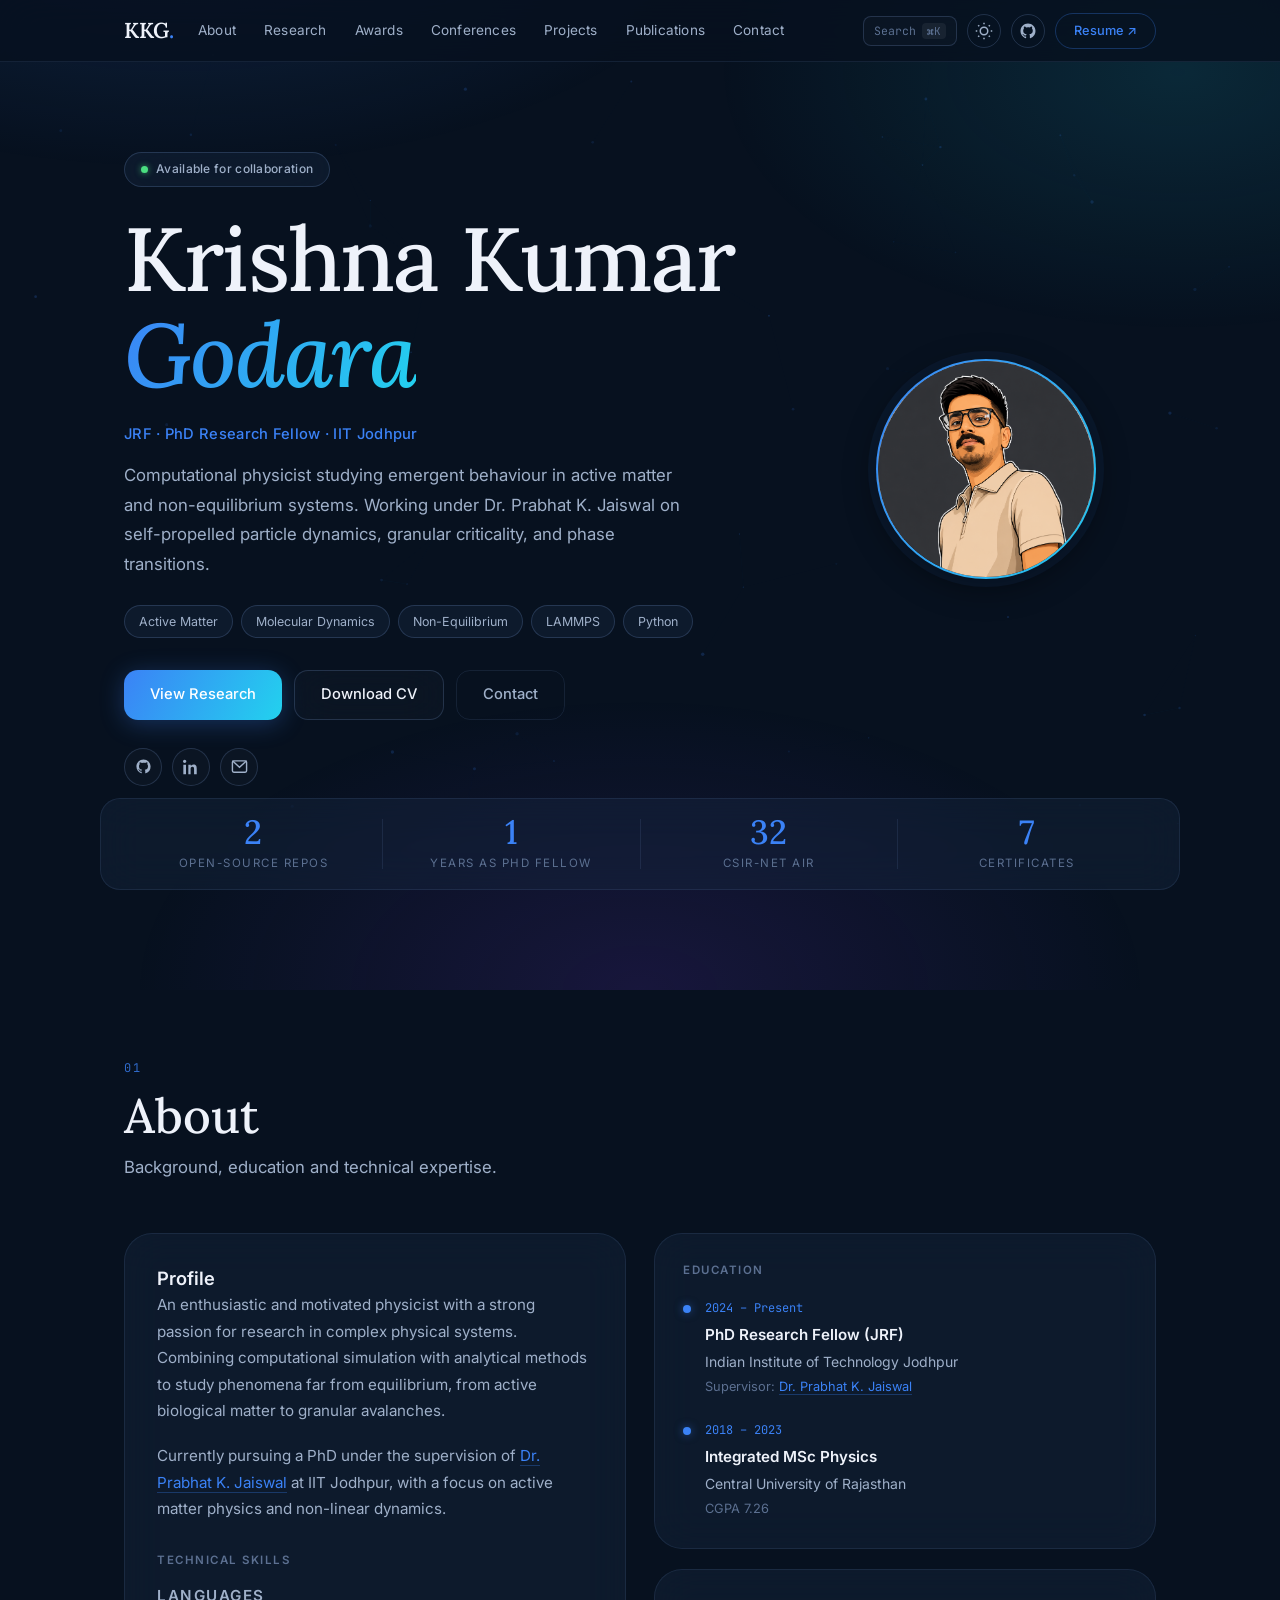
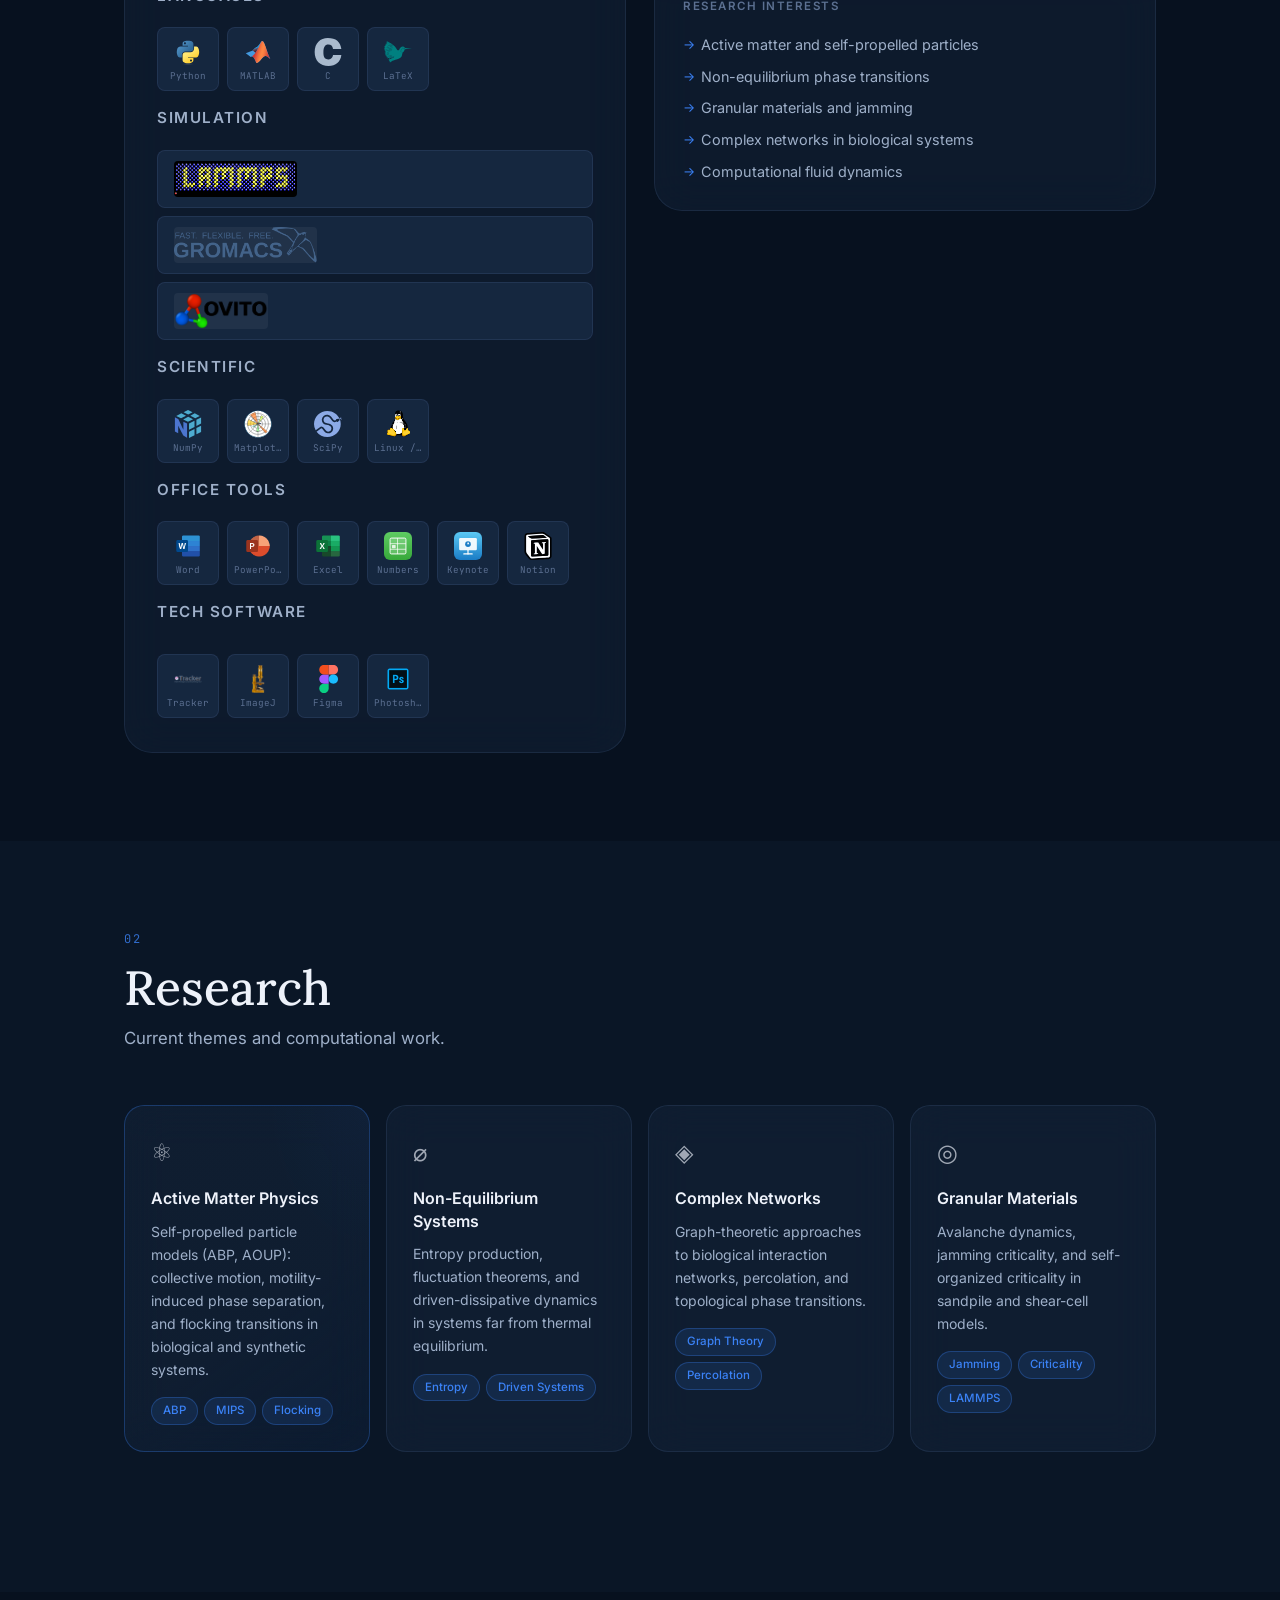
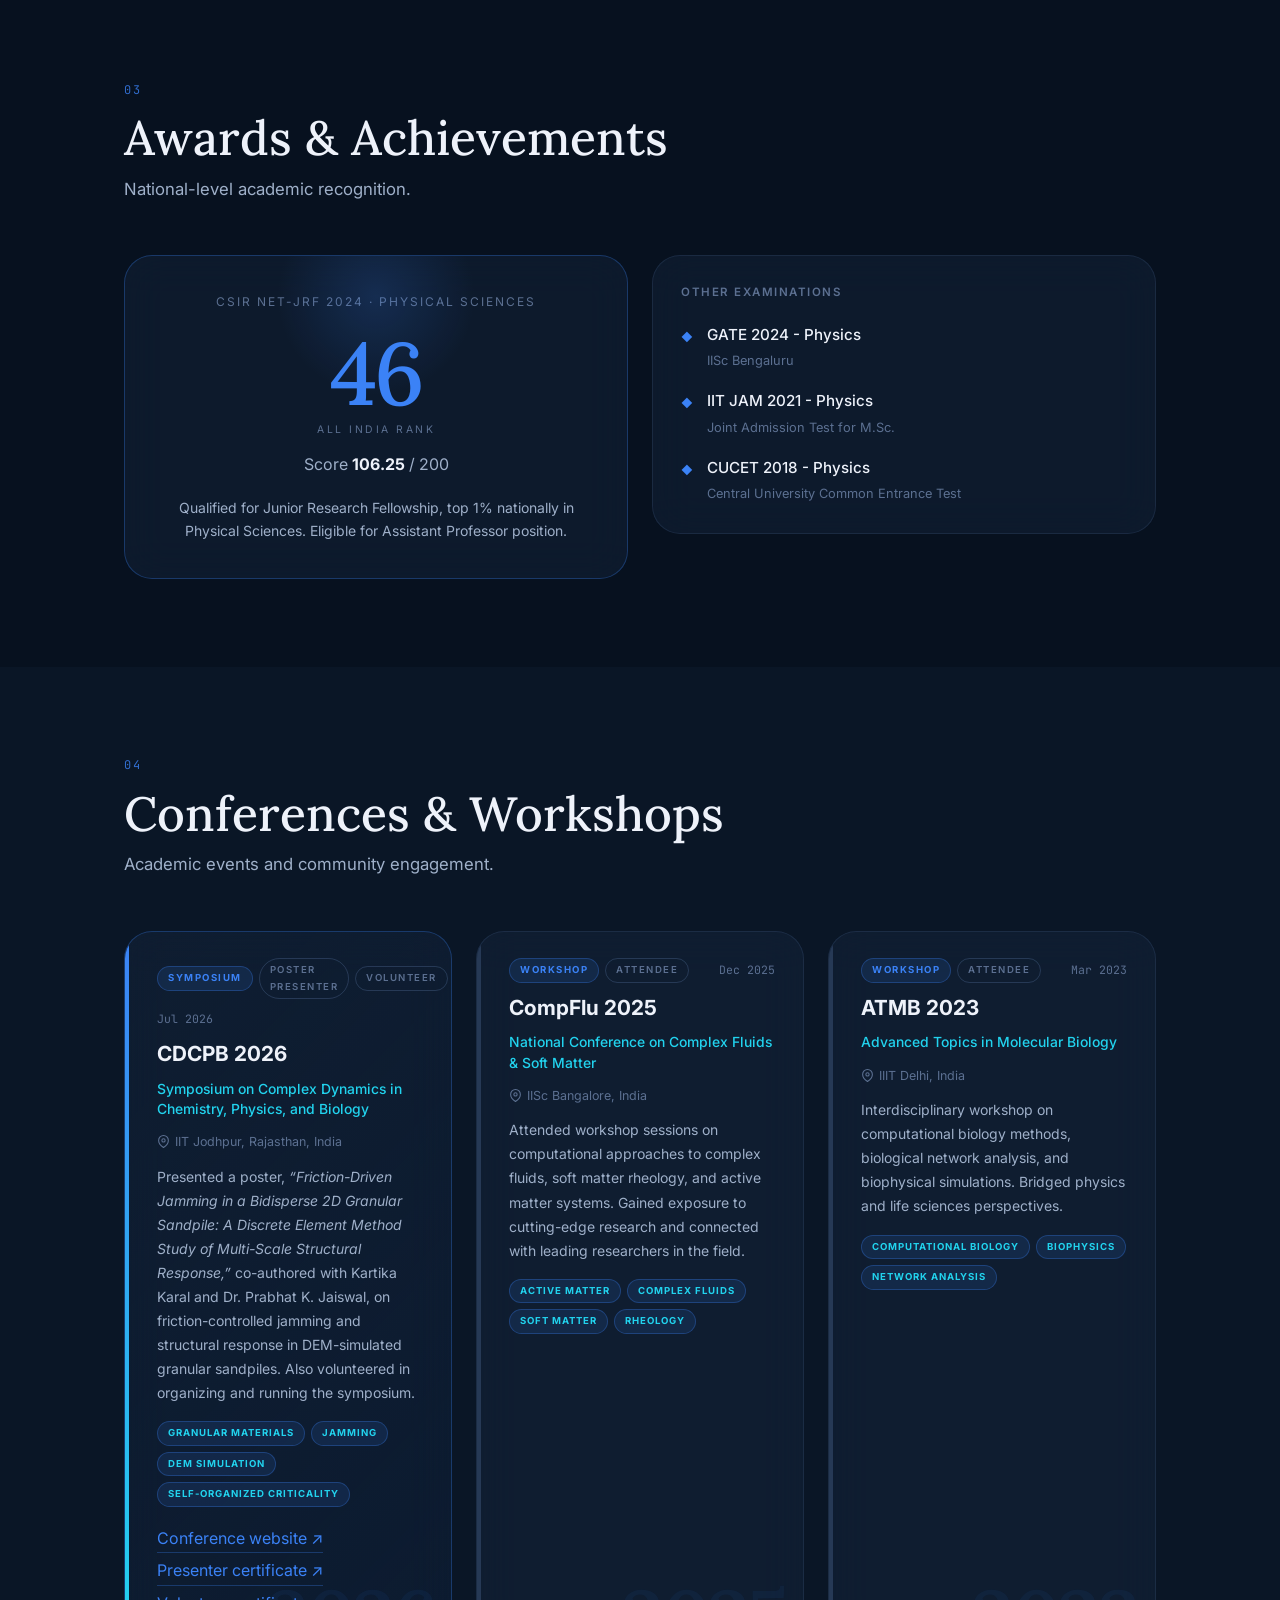
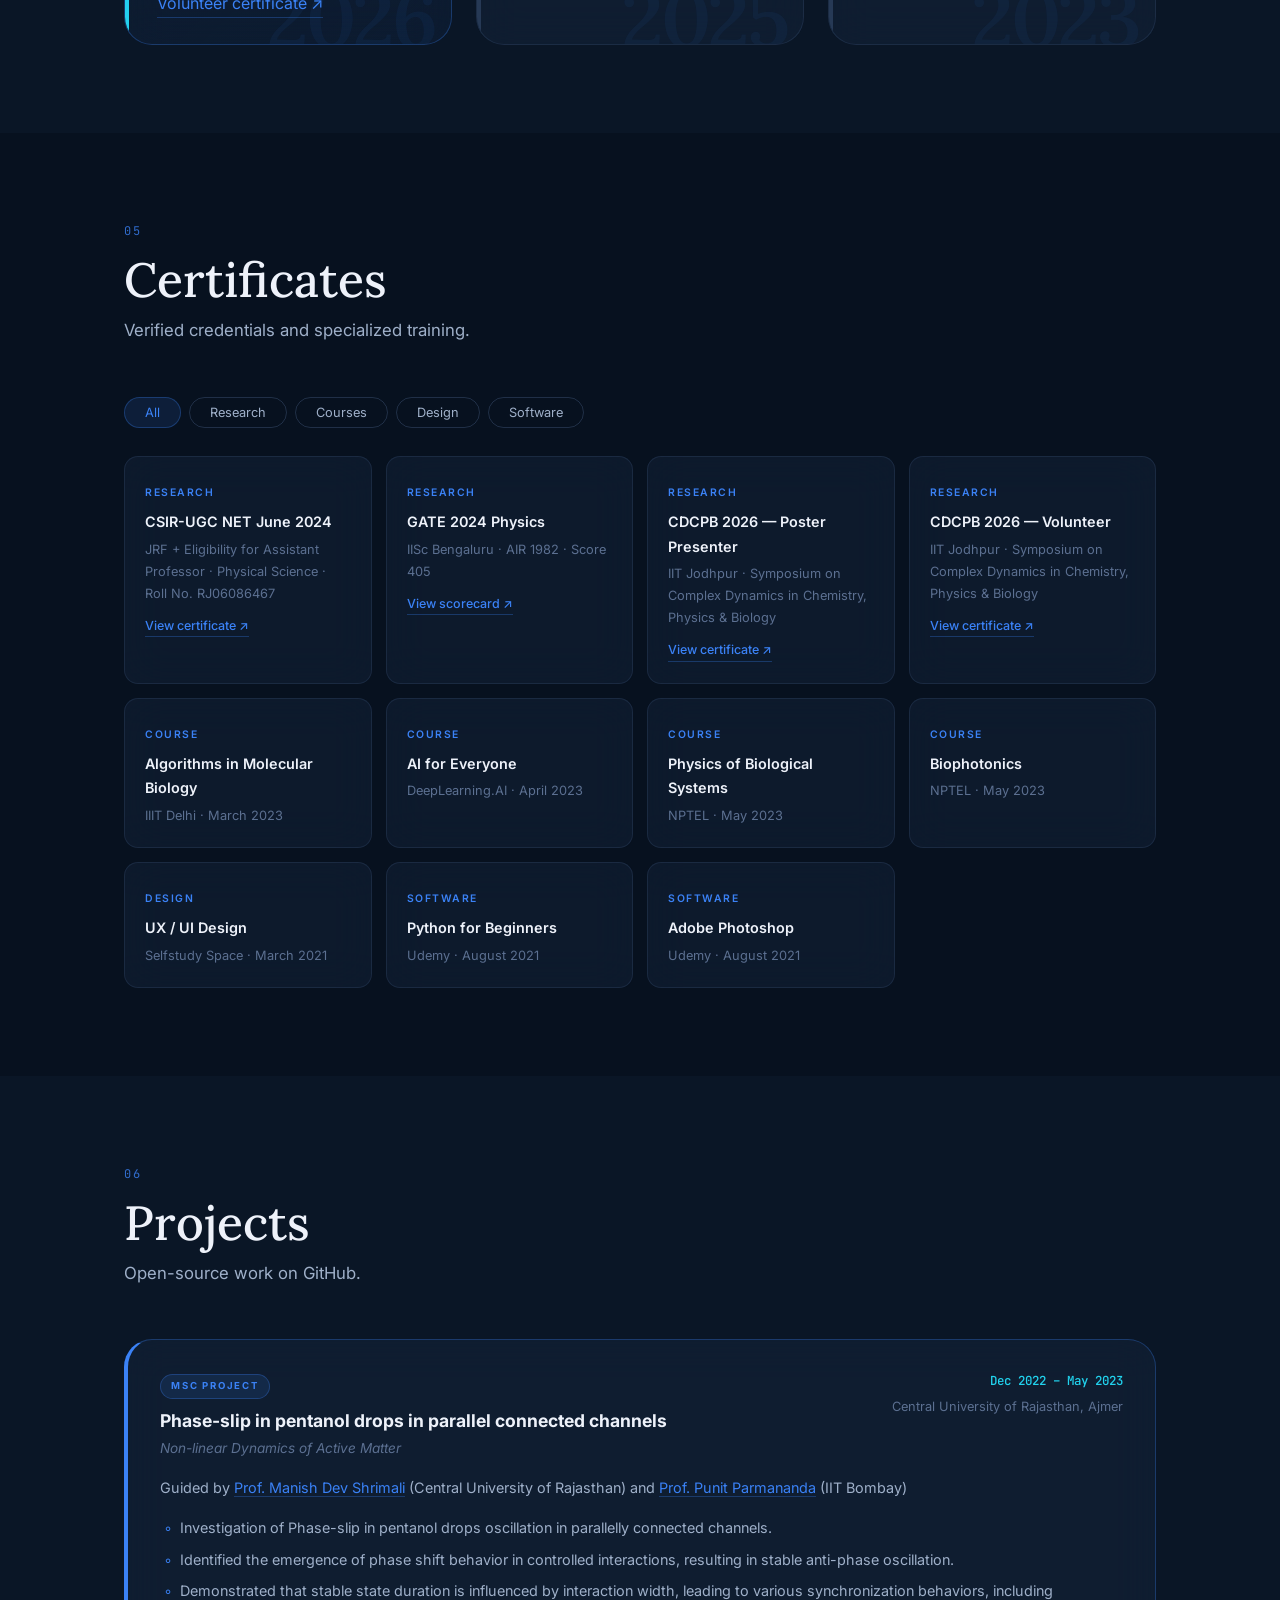
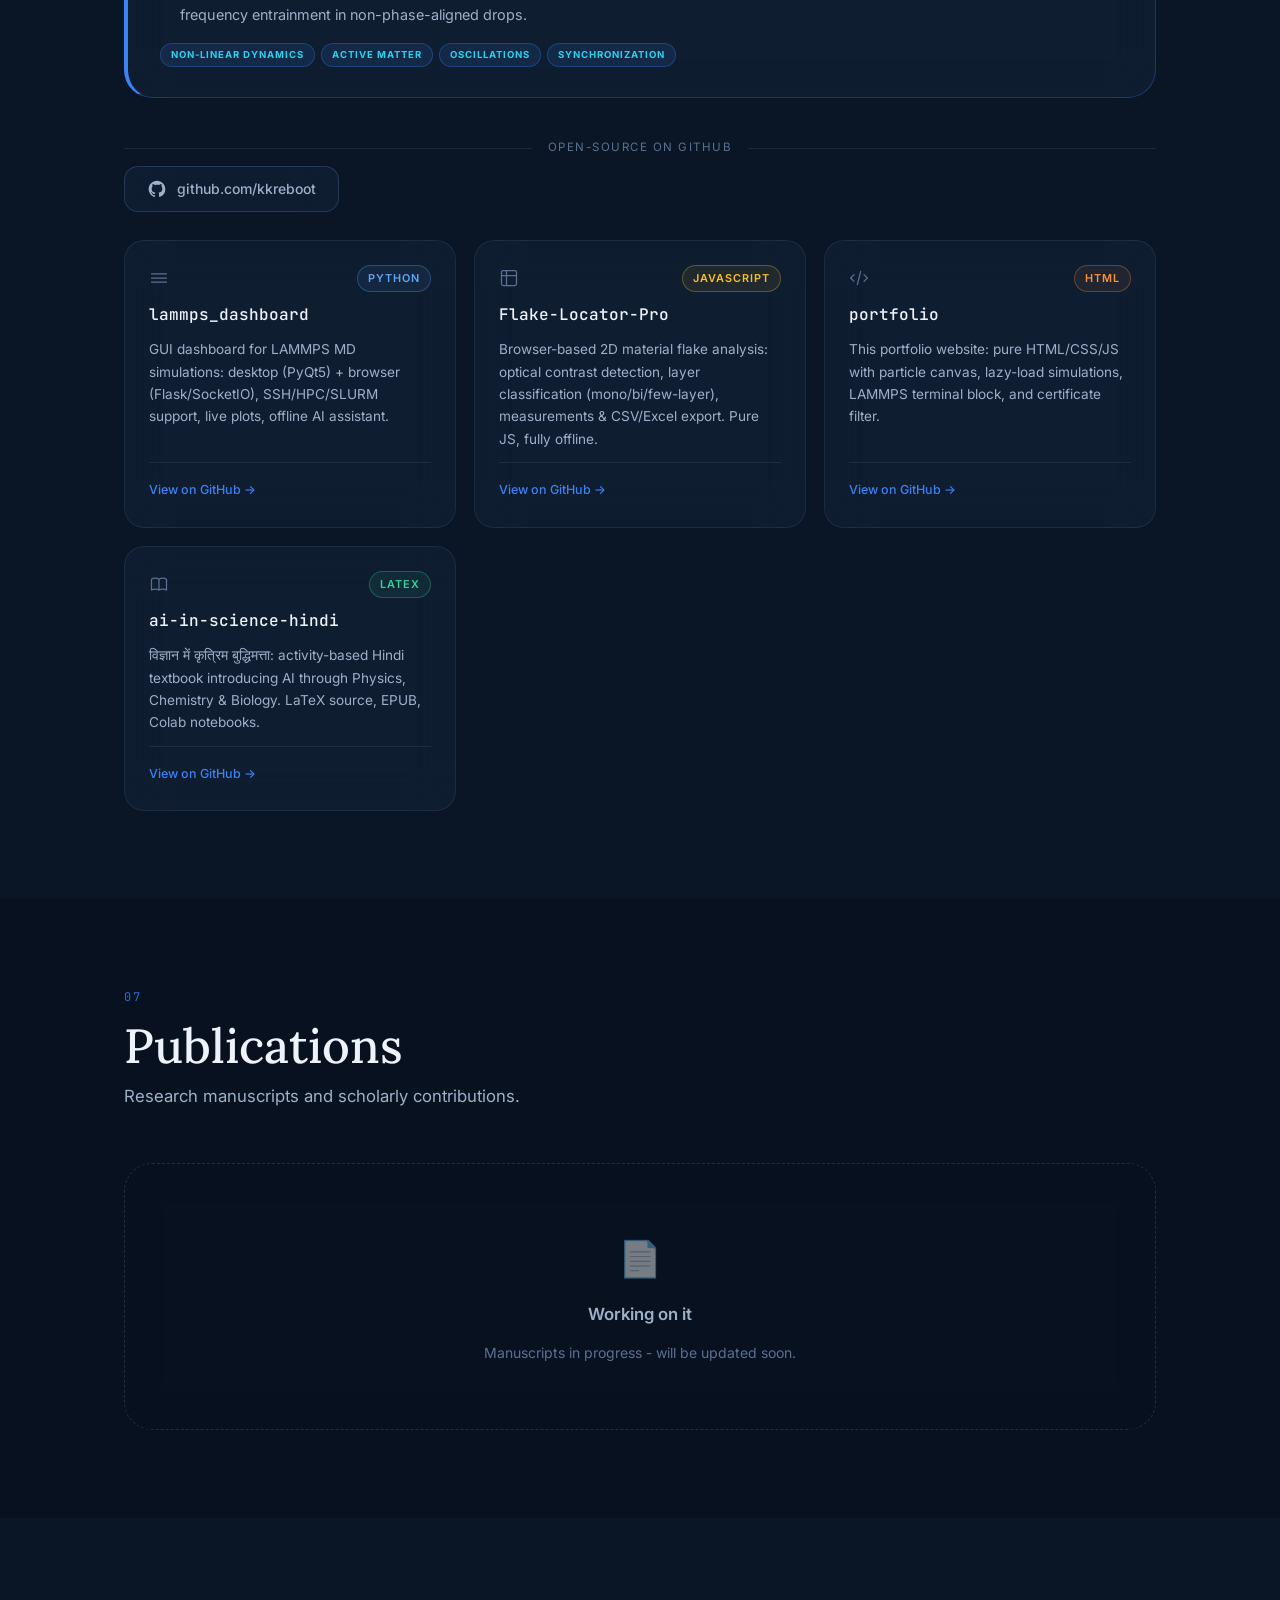
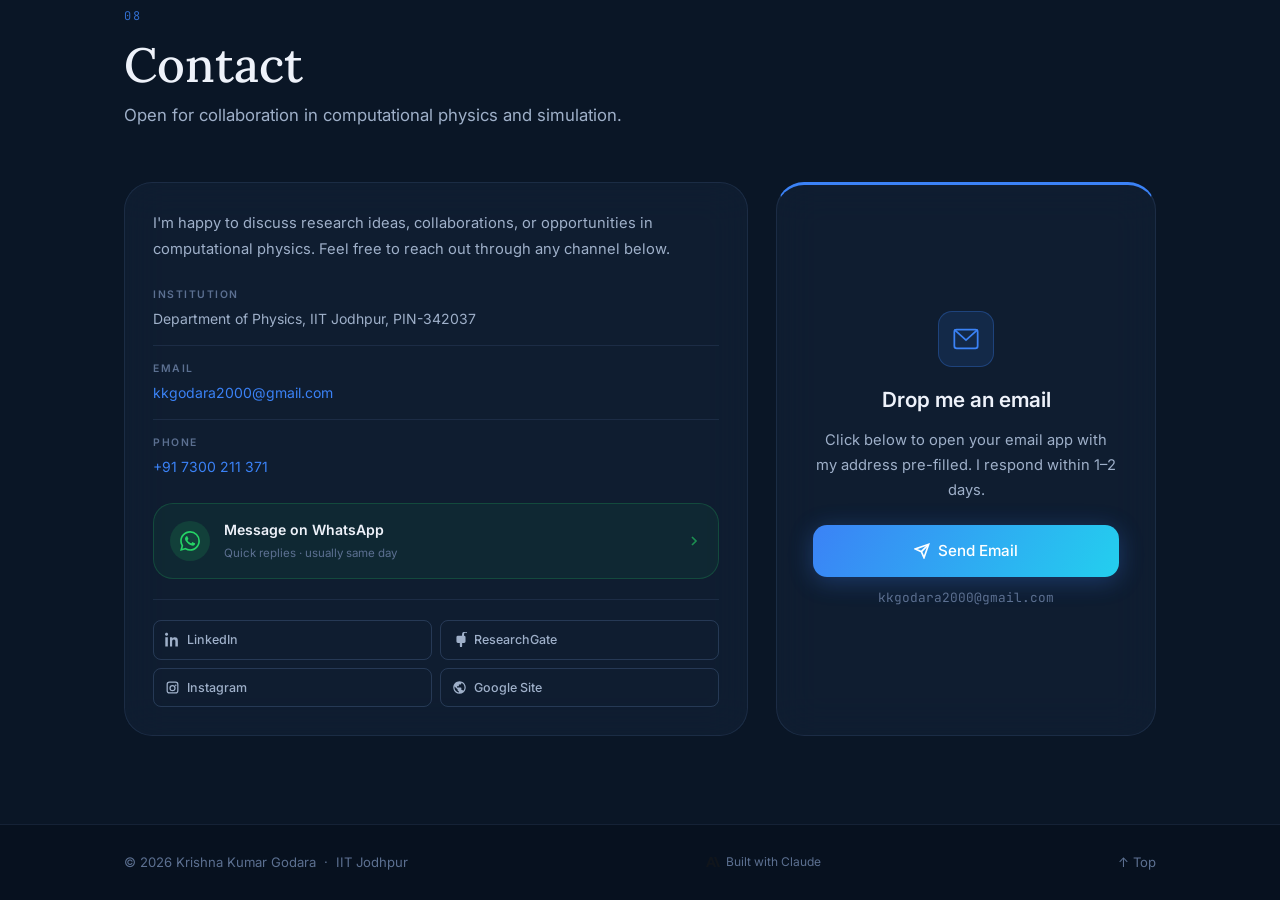
<file: index.html>
<!doctype html>
<html lang="en">
  <head>
    <meta charset="utf-8" />
    <meta name="viewport" content="width=device-width, initial-scale=1" />
    <title>Krishna Kumar Godara - Computational Physics</title>
    <meta name="description" content="JRF PhD Research Fellow at IIT Jodhpur. Active matter, molecular dynamics, and non-equilibrium systems." />

    <!-- Favicon -->
    <link rel="icon" type="image/svg+xml" href="data:image/svg+xml,<svg xmlns='http://www.w3.org/2000/svg' viewBox='0 0 64 64'><rect width='64' height='64' rx='12' fill='%23818cf8'/><text x='50%25' y='54%25' dominant-baseline='middle' text-anchor='middle' font-family='system-ui,sans-serif' font-weight='700' font-size='22' fill='white'>KKG</text></svg>" />

    <!-- Open Graph / Twitter -->
    <meta property="og:type" content="website" />
    <meta property="og:url" content="https://kkreboot.github.io/portfolio/" />
    <meta property="og:title" content="Krishna Kumar Godara - Computational Physics" />
    <meta property="og:description" content="JRF PhD Research Fellow at IIT Jodhpur working on active matter, molecular dynamics, and non-equilibrium systems." />
    <meta property="og:image" content="photo.png" />
    <meta name="twitter:card" content="summary_large_image" />
    <meta name="twitter:title" content="Krishna Kumar Godara - Computational Physics" />
    <meta name="twitter:description" content="JRF PhD Research Fellow at IIT Jodhpur working on active matter, molecular dynamics, and non-equilibrium systems." />
    <meta name="twitter:image" content="photo.png" />

    <link rel="preconnect" href="https://fonts.googleapis.com" />
    <link rel="preconnect" href="https://fonts.gstatic.com" crossorigin />
    <link href="https://fonts.googleapis.com/css2?family=Lora:ital,wght@0,400;0,500;0,600;1,400;1,500&family=Inter:wght@300;400;500;600&family=JetBrains+Mono:wght@400;500&display=swap" rel="stylesheet" />
    <link rel="stylesheet" href="styles.css" />
  </head>
  <body>
    <!-- Reading progress bar -->
    <div class="progress-bar" id="progress-bar" aria-hidden="true"></div>

    <!-- Particle canvas -->
    <canvas id="bg-canvas" aria-hidden="true"></canvas>

    <!-- Navigation -->
    <header class="nav" id="top">
      <div class="container nav-inner">
        <a href="#top" class="brand">KKG<span>.</span></a>
        <nav class="nav-links" id="nav-links" aria-label="Primary">
          <a href="#about">About</a>
          <a href="#research">Research</a>
          <a href="#awards">Awards</a>
          <a href="#conferences">Conferences</a>
          <a href="#projects">Projects</a>
          <a href="#publications">Publications</a>
          <a href="#contact">Contact</a>
        </nav>
        <div class="nav-actions">
          <button class="cmdk-trigger" id="cmdk-trigger" aria-label="Open command palette" title="Command palette">
            Search <kbd>⌘K</kbd>
          </button>
          <button class="theme-toggle" id="theme-toggle" aria-label="Toggle dark/light mode" title="Toggle theme">
            <svg class="icon-sun" width="18" height="18" viewBox="0 0 24 24" fill="none" stroke="currentColor" stroke-width="2" aria-hidden="true"><circle cx="12" cy="12" r="5"/><line x1="12" y1="1" x2="12" y2="3"/><line x1="12" y1="21" x2="12" y2="23"/><line x1="4.22" y1="4.22" x2="5.64" y2="5.64"/><line x1="18.36" y1="18.36" x2="19.78" y2="19.78"/><line x1="1" y1="12" x2="3" y2="12"/><line x1="21" y1="12" x2="23" y2="12"/><line x1="4.22" y1="19.78" x2="5.64" y2="18.36"/><line x1="18.36" y1="5.64" x2="19.78" y2="4.22"/></svg>
            <svg class="icon-moon" width="18" height="18" viewBox="0 0 24 24" fill="none" stroke="currentColor" stroke-width="2" aria-hidden="true"><path d="M21 12.79A9 9 0 1 1 11.21 3 7 7 0 0 0 21 12.79z"/></svg>
          </button>
          <a href="https://github.com/kkreboot" target="_blank" rel="noopener" class="nav-github" aria-label="GitHub profile">
            <svg width="18" height="18" viewBox="0 0 24 24" fill="currentColor" aria-hidden="true"><path d="M12 2C6.477 2 2 6.484 2 12.017c0 4.425 2.865 8.18 6.839 9.504.5.092.682-.217.682-.483 0-.237-.008-.868-.013-1.703-2.782.605-3.369-1.343-3.369-1.343-.454-1.158-1.11-1.466-1.11-1.466-.908-.62.069-.608.069-.608 1.003.07 1.531 1.032 1.531 1.032.892 1.53 2.341 1.088 2.91.832.092-.647.35-1.088.636-1.338-2.22-.253-4.555-1.113-4.555-4.951 0-1.093.39-1.988 1.029-2.688-.103-.253-.446-1.272.098-2.65 0 0 .84-.27 2.75 1.026A9.564 9.564 0 0112 6.844c.85.004 1.705.115 2.504.337 1.909-1.296 2.747-1.027 2.747-1.027.546 1.379.202 2.398.1 2.651.64.7 1.028 1.595 1.028 2.688 0 3.848-2.339 4.695-4.566 4.943.359.309.678.92.678 1.855 0 1.338-.012 2.419-.012 2.747 0 .268.18.58.688.482A10.019 10.019 0 0022 12.017C22 6.484 17.522 2 12 2z"/></svg>
          </a>
          <a href="Resume_v2_1.pdf" target="_blank" rel="noopener" class="nav-cta">Resume ↗</a>
          <button class="hamburger" id="hamburger" aria-label="Toggle menu" aria-expanded="false" aria-controls="nav-links">
            <span></span><span></span><span></span>
          </button>
        </div>
      </div>
    </header>

    <main>
      <!-- Hero -->
      <section class="hero" id="hero">
        <div class="container hero-inner">
          <div class="hero-text">
            <div class="hero-badge">
              <span class="badge-dot"></span>
              Available for collaboration
            </div>
            <h1>
              Krishna Kumar<br />
              <em>Godara</em>
            </h1>
            <p class="hero-role">JRF · PhD Research Fellow · IIT Jodhpur</p>
            <p class="hero-bio">
              Computational physicist studying emergent behaviour in active matter and non-equilibrium systems. Working under Dr. Prabhat K. Jaiswal on self-propelled particle dynamics, granular criticality, and phase transitions.
            </p>
            <div class="hero-tags">
              <span>Active Matter</span>
              <span>Molecular Dynamics</span>
              <span>Non-Equilibrium</span>
              <span>LAMMPS</span>
              <span>Python</span>
            </div>
            <div class="hero-actions">
              <a href="#research" class="btn btn-primary">View Research</a>
              <a href="Resume_v2_1.pdf" download="Krishna_Kumar_Godara_CV.pdf" class="btn btn-outline">Download CV</a>
              <a href="#contact" class="btn btn-ghost">Contact</a>
            </div>
            <div class="hero-socials">
              <a href="https://github.com/kkreboot" target="_blank" rel="noopener noreferrer" aria-label="GitHub">
                <svg width="17" height="17" viewBox="0 0 24 24" fill="currentColor" aria-hidden="true"><path d="M12 2C6.477 2 2 6.484 2 12.017c0 4.425 2.865 8.18 6.839 9.504.5.092.682-.217.682-.483 0-.237-.008-.868-.013-1.703-2.782.605-3.369-1.343-3.369-1.343-.454-1.158-1.11-1.466-1.11-1.466-.908-.62.069-.608.069-.608 1.003.07 1.531 1.032 1.531 1.032.892 1.53 2.341 1.088 2.91.832.092-.647.35-1.088.636-1.338-2.22-.253-4.555-1.113-4.555-4.951 0-1.093.39-1.988 1.029-2.688-.103-.253-.446-1.272.098-2.65 0 0 .84-.27 2.75 1.026A9.564 9.564 0 0112 6.844c.85.004 1.705.115 2.504.337 1.909-1.296 2.747-1.027 2.747-1.027.546 1.379.202 2.398.1 2.651.64.7 1.028 1.595 1.028 2.688 0 3.848-2.339 4.695-4.566 4.943.359.309.678.92.678 1.855 0 1.338-.012 2.419-.012 2.747 0 .268.18.58.688.482A10.019 10.019 0 0022 12.017C22 6.484 17.522 2 12 2z"/></svg>
              </a>
              <a href="https://www.linkedin.com/in/kkgodara2000/" target="_blank" rel="noopener noreferrer" aria-label="LinkedIn">
                <svg width="16" height="16" viewBox="0 0 24 24" fill="currentColor" aria-hidden="true"><path d="M4.98 3.5C4.98 4.88 3.86 6 2.5 6S0 4.88 0 3.5 1.12 1 2.5 1 4.98 2.12 4.98 3.5zM0.5 8.5h4V23h-4V8.5zM8 8.5h3.8v2h0.1c.5-1 1.8-2.1 3.8-2.1 4.1 0 4.9 2.7 4.9 6.2V23h-4v-7.3c0-1.7 0-3.9-2.4-3.9s-2.8 1.9-2.8 3.8V23H8V8.5z"/></svg>
              </a>
              <a href="mailto:kkgodara2000@gmail.com" aria-label="Email">
                <svg width="17" height="17" viewBox="0 0 24 24" fill="none" stroke="currentColor" stroke-width="2" aria-hidden="true"><rect x="2" y="4" width="20" height="16" rx="2"/><polyline points="2,4 12,13 22,4"/></svg>
              </a>
            </div>
          </div>
          <div class="hero-photo-wrap">
            <div class="photo-frame">
              <img src="photo.png" alt="Krishna Kumar Godara" class="hero-photo" />
            </div>
          </div>
        </div>

        <div class="container stats-inner stats-bar-inline" data-reveal>
          <div class="stat">
            <span class="stat-num" data-target="4">4</span>
            <span class="stat-lbl">Open-Source Repos</span>
          </div>
          <div class="stat-sep"></div>
          <div class="stat">
            <span class="stat-num" data-target="2">2</span>
            <span class="stat-lbl">Years as PhD Fellow</span>
          </div>
          <div class="stat-sep"></div>
          <div class="stat">
            <span class="stat-num" data-target="46">46</span>
            <span class="stat-lbl">CSIR-NET AIR</span>
          </div>
          <div class="stat-sep"></div>
          <div class="stat">
            <span class="stat-num" data-target="11">11</span>
            <span class="stat-lbl">Certificates</span>
          </div>
        </div>
      </section>

      <!-- About -->
      <section class="section" id="about">
        <div class="container">
          <div class="section-head" data-reveal>
            <p class="section-num">01</p>
            <h2>About</h2>
            <p class="section-sub">Background, education and technical expertise.</p>
          </div>

          <div class="about-grid" data-reveal>
            <div class="about-bio">
              <h3>Profile</h3>
              <p>An enthusiastic and motivated physicist with a strong passion for research in complex physical systems. Combining computational simulation with analytical methods to study phenomena far from equilibrium, from active biological matter to granular avalanches.</p>
              <p>Currently pursuing a PhD under the supervision of <a href="https://home.iitj.ac.in/~prabhat.jaiswal/" target="_blank" rel="noopener noreferrer" class="inline-link">Dr. Prabhat K. Jaiswal</a> at IIT Jodhpur, with a focus on active matter physics and non-linear dynamics.</p>

              <div class="skills-block">
                <h4>Technical Skills</h4>

                <p class="ski-group-label">Languages</p>
                <div class="ski-grid">
                  <div class="ski-item">
                    <div class="ski-icon"><img src="logos/python.svg" alt="Python" loading="lazy"></div>
                    <span>Python</span>
                  </div>
                  <div class="ski-item">
                    <div class="ski-icon"><img src="logos/matlab.svg" alt="MATLAB" loading="lazy"></div>
                    <span>MATLAB</span>
                  </div>
                  <div class="ski-item">
                    <div class="ski-icon"><img src="logos/c.svg" alt="C" loading="lazy"></div>
                    <span>C</span>
                  </div>
                  <div class="ski-item">
                    <div class="ski-icon"><img src="logos/latex.svg" alt="LaTeX" loading="lazy"></div>
                    <span>LaTeX</span>
                  </div>
                </div>

                <p class="ski-group-label">Simulation</p>
                <div class="ski-grid ski-grid--wide">
                  <div class="ski-item ski-item--wide">
                    <div class="ski-icon"><img src="logos/lammps.png" alt="LAMMPS" loading="lazy"></div>
                    <span>LAMMPS</span>
                  </div>
                  <div class="ski-item ski-item--wide">
                    <div class="ski-icon"><img src="logos/gromacs.png" alt="GROMACS" loading="lazy"></div>
                    <span>GROMACS</span>
                  </div>
                  <div class="ski-item ski-item--wide">
                    <div class="ski-icon"><img src="logos/ovito.png" alt="OVITO" loading="lazy"></div>
                    <span>OVITO</span>
                  </div>
                </div>

                <p class="ski-group-label">Scientific</p>
                <div class="ski-grid">
                  <div class="ski-item">
                    <div class="ski-icon"><img src="logos/numpy.svg" alt="NumPy" loading="lazy"></div>
                    <span>NumPy</span>
                  </div>
                  <div class="ski-item">
                    <div class="ski-icon"><img src="logos/matplotlib.svg" alt="Matplotlib" loading="lazy"></div>
                    <span>Matplotlib</span>
                  </div>
                  <div class="ski-item">
                    <div class="ski-icon"><img src="logos/scipy.svg" alt="SciPy" loading="lazy"></div>
                    <span>SciPy</span>
                  </div>
                  <div class="ski-item">
                    <div class="ski-icon"><img src="logos/linux.svg" alt="Linux" loading="lazy"></div>
                    <span>Linux / HPC</span>
                  </div>
                </div>

                <p class="ski-group-label">Office Tools</p>
                <div class="ski-grid">
                  <div class="ski-item">
                    <div class="ski-icon"><img src="logos/msword.png" alt="MS Word" loading="lazy"></div>
                    <span>Word</span>
                  </div>
                  <div class="ski-item">
                    <div class="ski-icon"><img src="logos/msppt.png" alt="PowerPoint" loading="lazy"></div>
                    <span>PowerPoint</span>
                  </div>
                  <div class="ski-item">
                    <div class="ski-icon"><img src="logos/msexcel.png" alt="MS Excel" loading="lazy"></div>
                    <span>Excel</span>
                  </div>
                  <div class="ski-item">
                    <div class="ski-icon"><img src="logos/numbers.svg" alt="Numbers" loading="lazy"></div>
                    <span>Numbers</span>
                  </div>
                  <div class="ski-item">
                    <div class="ski-icon"><img src="logos/keynote.svg" alt="Keynote" loading="lazy"></div>
                    <span>Keynote</span>
                  </div>
                  <div class="ski-item">
                    <div class="ski-icon"><img src="logos/notion.svg" alt="Notion" loading="lazy"></div>
                    <span>Notion</span>
                  </div>
                </div>

                <p class="ski-group-label">Tech Software</p>
                <div class="ski-grid">
                  <div class="ski-item">
                    <div class="ski-icon"><img src="logos/tracker.png" alt="Tracker" loading="lazy"></div>
                    <span>Tracker</span>
                  </div>
                  <div class="ski-item">
                    <div class="ski-icon"><img src="logos/imagej.png" alt="ImageJ" loading="lazy"></div>
                    <span>ImageJ</span>
                  </div>
                  <div class="ski-item">
                    <div class="ski-icon"><img src="logos/figma.svg" alt="Figma" loading="lazy"></div>
                    <span>Figma</span>
                  </div>
                  <div class="ski-item">
                    <div class="ski-icon"><img src="logos/photoshop.png" alt="Photoshop" loading="lazy"></div>
                    <span>Photoshop</span>
                  </div>
                </div>
              </div>
            </div>

            <div class="about-right">
              <div class="edu-card">
                <h3>Education</h3>
                <div class="edu-list">
                  <div class="edu-item">
                    <div class="edu-dot"></div>
                    <div>
                      <p class="edu-year">2024 – Present</p>
                      <p class="edu-degree">PhD Research Fellow (JRF)</p>
                      <p class="edu-inst">Indian Institute of Technology Jodhpur</p>
                      <p class="edu-detail">Supervisor: <a href="https://home.iitj.ac.in/~prabhat.jaiswal/" target="_blank" rel="noopener noreferrer" class="inline-link">Dr. Prabhat K. Jaiswal</a></p>
                    </div>
                  </div>
                  <div class="edu-item">
                    <div class="edu-dot"></div>
                    <div>
                      <p class="edu-year">2018 – 2023</p>
                      <p class="edu-degree">Integrated MSc Physics</p>
                      <p class="edu-inst">Central University of Rajasthan</p>
                      <p class="edu-detail">CGPA 7.26</p>
                    </div>
                  </div>
                </div>
              </div>

              <div class="interests-card">
                <h3>Research Interests</h3>
                <ul class="interest-list">
                  <li>Active matter and self-propelled particles</li>
                  <li>Non-equilibrium phase transitions</li>
                  <li>Granular materials and jamming</li>
                  <li>Complex networks in biological systems</li>
                  <li>Computational fluid dynamics</li>
                </ul>
              </div>
            </div>
          </div>
        </div>
      </section>

      <!-- Research -->
      <section class="section section-alt" id="research">
        <div class="container">
          <div class="section-head" data-reveal>
            <p class="section-num">02</p>
            <h2>Research</h2>
            <p class="section-sub">Current themes and computational work.</p>
          </div>

          <div class="research-cards" data-reveal data-stagger>
            <div class="r-card r-card--featured">
              <div class="r-card-icon">⚛</div>
              <h3>Active Matter Physics</h3>
              <p>Self-propelled particle models (ABP, AOUP): collective motion, motility-induced phase separation, and flocking transitions in biological and synthetic systems.</p>
              <div class="r-tags"><span>ABP</span><span>MIPS</span><span>Flocking</span></div>
            </div>
            <div class="r-card">
              <div class="r-card-icon">⌀</div>
              <h3>Non-Equilibrium Systems</h3>
              <p>Entropy production, fluctuation theorems, and driven-dissipative dynamics in systems far from thermal equilibrium.</p>
              <div class="r-tags"><span>Entropy</span><span>Driven Systems</span></div>
            </div>
            <div class="r-card">
              <div class="r-card-icon">◈</div>
              <h3>Complex Networks</h3>
              <p>Graph-theoretic approaches to biological interaction networks, percolation, and topological phase transitions.</p>
              <div class="r-tags"><span>Graph Theory</span><span>Percolation</span></div>
            </div>
            <div class="r-card">
              <div class="r-card-icon">◎</div>
              <h3>Granular Materials</h3>
              <p>Avalanche dynamics, jamming criticality, and self-organized criticality in sandpile and shear-cell models.</p>
              <div class="r-tags"><span>Jamming</span><span>Criticality</span><span>LAMMPS</span></div>
            </div>
          </div>

        </div>
      </section>

      <!-- Awards -->
      <section class="section" id="awards">
        <div class="container">
          <div class="section-head" data-reveal>
            <p class="section-num">03</p>
            <h2>Awards &amp; Achievements</h2>
            <p class="section-sub">National-level academic recognition.</p>
          </div>

          <div class="awards-layout" data-reveal>
            <div class="award-hero">
              <div class="award-glow"></div>
              <p class="award-label">CSIR NET-JRF 2024 · Physical Sciences</p>
              <div class="award-rank">
                <span class="rank-num">46</span>
                <span class="rank-sup">ALL INDIA RANK</span>
              </div>
              <p class="award-score">Score <strong>106.25</strong> / 200</p>
              <p class="award-desc">Qualified for Junior Research Fellowship, top 1% nationally in Physical Sciences. Eligible for Assistant Professor position.</p>
            </div>

            <div class="awards-other">
              <h3>Other Examinations</h3>
              <div class="exam-list">
                <div class="exam-item">
                  <div class="exam-icon">◆</div>
                  <div>
                    <p class="exam-name">GATE 2024 - Physics</p>
                    <p class="exam-org">IISc Bengaluru</p>
                  </div>
                </div>
                <div class="exam-item">
                  <div class="exam-icon">◆</div>
                  <div>
                    <p class="exam-name">IIT JAM 2021 - Physics</p>
                    <p class="exam-org">Joint Admission Test for M.Sc.</p>
                  </div>
                </div>
                <div class="exam-item">
                  <div class="exam-icon">◆</div>
                  <div>
                    <p class="exam-name">CUCET 2018 - Physics</p>
                    <p class="exam-org">Central University Common Entrance Test</p>
                  </div>
                </div>
              </div>
            </div>
          </div>
        </div>
      </section>

      <!-- Conferences & Workshops -->
      <section class="section section-alt" id="conferences">
        <div class="container">
          <div class="section-head" data-reveal>
            <p class="section-num">04</p>
            <h2>Conferences &amp; Workshops</h2>
            <p class="section-sub">Academic events and community engagement.</p>
          </div>

          <div class="conf-grid" data-reveal data-stagger>

            <div class="cw-card cw-card--featured">
              <div class="cw-year-bg" aria-hidden="true">2026</div>
              <div class="cw-accent-bar"></div>
              <div class="cw-body">
                <div class="cw-top">
                  <div class="cw-badges">
                    <span class="cw-type-badge">Symposium</span>
                    <span class="cw-role-badge">Poster Presenter</span>
                    <span class="cw-role-badge">Volunteer</span>
                  </div>
                  <time class="cw-date">Jul 2026</time>
                </div>
                <h3 class="cw-title">CDCPB 2026</h3>
                <p class="cw-subtitle">Symposium on Complex Dynamics in Chemistry, Physics, and Biology</p>
                <p class="cw-loc">
                  <svg width="13" height="13" viewBox="0 0 24 24" fill="none" stroke="currentColor" stroke-width="2" aria-hidden="true"><path d="M21 10c0 7-9 13-9 13S3 17 3 10a9 9 0 0 1 18 0z"/><circle cx="12" cy="10" r="3"/></svg>
                  IIT Jodhpur, Rajasthan, India
                </p>
                <p class="cw-detail">Presented a poster, <em>&ldquo;Friction-Driven Jamming in a Bidisperse 2D Granular Sandpile: A Discrete Element Method Study of Multi-Scale Structural Response,&rdquo;</em> co-authored with Kartika Karal and Dr. Prabhat K. Jaiswal, on friction-controlled jamming and structural response in DEM-simulated granular sandpiles. Also volunteered in organizing and running the symposium.</p>
                <div class="cw-tags">
                  <span>Granular Materials</span><span>Jamming</span><span>DEM Simulation</span><span>Self-Organized Criticality</span>
                </div>
                <div class="cw-links">
                  <a href="https://sites.google.com/iitj.ac.in/sophyc-2026" target="_blank" rel="noopener noreferrer" class="inline-link">Conference website ↗</a>
                  <a href="certificates/CDCPB2026_Poster_Presenter_Certificate.pdf" target="_blank" rel="noopener noreferrer" class="inline-link">Presenter certificate ↗</a>
                  <a href="certificates/CDCPB2026_Volunteer_Certificate.pdf" target="_blank" rel="noopener noreferrer" class="inline-link">Volunteer certificate ↗</a>
                </div>
              </div>
            </div>

            <div class="cw-card">
              <div class="cw-year-bg" aria-hidden="true">2025</div>
              <div class="cw-accent-bar"></div>
              <div class="cw-body">
                <div class="cw-top">
                  <div class="cw-badges">
                    <span class="cw-type-badge">Workshop</span>
                    <span class="cw-role-badge">Attendee</span>
                  </div>
                  <time class="cw-date">Dec 2025</time>
                </div>
                <h3 class="cw-title">CompFlu 2025</h3>
                <p class="cw-subtitle">National Conference on Complex Fluids &amp; Soft Matter</p>
                <p class="cw-loc">
                  <svg width="13" height="13" viewBox="0 0 24 24" fill="none" stroke="currentColor" stroke-width="2" aria-hidden="true"><path d="M21 10c0 7-9 13-9 13S3 17 3 10a9 9 0 0 1 18 0z"/><circle cx="12" cy="10" r="3"/></svg>
                  IISc Bangalore, India
                </p>
                <p class="cw-detail">Attended workshop sessions on computational approaches to complex fluids, soft matter rheology, and active matter systems. Gained exposure to cutting-edge research and connected with leading researchers in the field.</p>
                <div class="cw-tags">
                  <span>Active Matter</span><span>Complex Fluids</span><span>Soft Matter</span><span>Rheology</span>
                </div>
              </div>
            </div>

            <div class="cw-card">
              <div class="cw-year-bg" aria-hidden="true">2023</div>
              <div class="cw-accent-bar"></div>
              <div class="cw-body">
                <div class="cw-top">
                  <div class="cw-badges">
                    <span class="cw-type-badge">Workshop</span>
                    <span class="cw-role-badge">Attendee</span>
                  </div>
                  <time class="cw-date">Mar 2023</time>
                </div>
                <h3 class="cw-title">ATMB 2023</h3>
                <p class="cw-subtitle">Advanced Topics in Molecular Biology</p>
                <p class="cw-loc">
                  <svg width="13" height="13" viewBox="0 0 24 24" fill="none" stroke="currentColor" stroke-width="2" aria-hidden="true"><path d="M21 10c0 7-9 13-9 13S3 17 3 10a9 9 0 0 1 18 0z"/><circle cx="12" cy="10" r="3"/></svg>
                  IIIT Delhi, India
                </p>
                <p class="cw-detail">Interdisciplinary workshop on computational biology methods, biological network analysis, and biophysical simulations. Bridged physics and life sciences perspectives.</p>
                <div class="cw-tags">
                  <span>Computational Biology</span><span>Biophysics</span><span>Network Analysis</span>
                </div>
              </div>
            </div>

          </div>
        </div>
      </section>

      <!-- Certificates -->
      <section class="section" id="certificates">
        <div class="container">
          <div class="section-head" data-reveal>
            <p class="section-num">05</p>
            <h2>Certificates</h2>
            <p class="section-sub">Verified credentials and specialized training.</p>
          </div>

          <div class="cert-filters" data-reveal role="tablist">
            <button class="cf active" data-filter="all">All</button>
            <button class="cf" data-filter="research">Research</button>
            <button class="cf" data-filter="courses">Courses</button>
            <button class="cf" data-filter="design">Design</button>
            <button class="cf" data-filter="software">Software</button>
          </div>

          <div class="cert-grid" data-reveal id="cert-grid">
            <article class="cert-card" data-cat="research">
              <span class="cert-cat">Research</span>
              <h4>CSIR-UGC NET June 2024</h4>
              <p>JRF + Eligibility for Assistant Professor · Physical Science · Roll No. RJ06086467</p>
              <a href="certificates/CSIR_UGC_NET_JRF_June2024.pdf" target="_blank" rel="noopener noreferrer" class="cert-link">View certificate ↗</a>
            </article>
            <article class="cert-card" data-cat="research">
              <span class="cert-cat">Research</span>
              <h4>GATE 2024 Physics</h4>
              <p>IISc Bengaluru · AIR 1982 · Score 405</p>
              <a href="certificates/GATE2024_Physics_Scorecard.pdf" target="_blank" rel="noopener noreferrer" class="cert-link">View scorecard ↗</a>
            </article>
            <article class="cert-card" data-cat="research">
              <span class="cert-cat">Research</span>
              <h4>CDCPB 2026 — Poster Presenter</h4>
              <p>IIT Jodhpur · Symposium on Complex Dynamics in Chemistry, Physics &amp; Biology</p>
              <a href="certificates/CDCPB2026_Poster_Presenter_Certificate.pdf" target="_blank" rel="noopener noreferrer" class="cert-link">View certificate ↗</a>
            </article>
            <article class="cert-card" data-cat="research">
              <span class="cert-cat">Research</span>
              <h4>CDCPB 2026 — Volunteer</h4>
              <p>IIT Jodhpur · Symposium on Complex Dynamics in Chemistry, Physics &amp; Biology</p>
              <a href="certificates/CDCPB2026_Volunteer_Certificate.pdf" target="_blank" rel="noopener noreferrer" class="cert-link">View certificate ↗</a>
            </article>
            <article class="cert-card" data-cat="courses">
              <span class="cert-cat">Course</span>
              <h4>Algorithms in Molecular Biology</h4>
              <p>IIIT Delhi · March 2023</p>
            </article>
            <article class="cert-card" data-cat="courses">
              <span class="cert-cat">Course</span>
              <h4>AI for Everyone</h4>
              <p>DeepLearning.AI · April 2023</p>
            </article>
            <article class="cert-card" data-cat="courses">
              <span class="cert-cat">Course</span>
              <h4>Physics of Biological Systems</h4>
              <p>NPTEL · May 2023</p>
            </article>
            <article class="cert-card" data-cat="courses">
              <span class="cert-cat">Course</span>
              <h4>Biophotonics</h4>
              <p>NPTEL · May 2023</p>
            </article>
            <article class="cert-card" data-cat="design">
              <span class="cert-cat">Design</span>
              <h4>UX / UI Design</h4>
              <p>Selfstudy Space · March 2021</p>
            </article>
            <article class="cert-card" data-cat="software">
              <span class="cert-cat">Software</span>
              <h4>Python for Beginners</h4>
              <p>Udemy · August 2021</p>
            </article>
            <article class="cert-card" data-cat="software">
              <span class="cert-cat">Software</span>
              <h4>Adobe Photoshop</h4>
              <p>Udemy · August 2021</p>
            </article>
          </div>
        </div>
      </section>

      <!-- GitHub Projects -->
      <section class="section section-alt" id="projects">
        <div class="container">
          <div class="section-head" data-reveal>
            <p class="section-num">06</p>
            <h2>Projects</h2>
            <p class="section-sub">Open-source work on GitHub.</p>
          </div>

          <div class="msc-project-card" data-reveal>
            <div class="msc-header">
              <div>
                <span class="msc-label">MSc Project</span>
                <h3 class="msc-title">Phase-slip in pentanol drops in parallel connected channels</h3>
                <p class="msc-field">Non-linear Dynamics of Active Matter</p>
              </div>
              <div class="msc-meta">
                <span class="msc-date">Dec 2022 – May 2023</span>
                <span class="msc-inst">Central University of Rajasthan, Ajmer</span>
              </div>
            </div>
            <p class="msc-advisors">
              Guided by
              <a href="https://manishshrimali.com/" target="_blank" rel="noopener noreferrer" class="inline-link">Prof. Manish Dev Shrimali</a>
              (Central University of Rajasthan) and
              <a href="https://www.phy.iitb.ac.in/en/employee-profile/punit-parmananda" target="_blank" rel="noopener noreferrer" class="inline-link">Prof. Punit Parmananda</a>
              (IIT Bombay)
            </p>
            <ul class="msc-points">
              <li>Investigation of Phase-slip in pentanol drops oscillation in parallelly connected channels.</li>
              <li>Identified the emergence of phase shift behavior in controlled interactions, resulting in stable anti-phase oscillation.</li>
              <li>Demonstrated that stable state duration is influenced by interaction width, leading to various synchronization behaviors, including frequency entrainment in non-phase-aligned drops.</li>
            </ul>
            <div class="msc-tags">
              <span>Non-linear Dynamics</span><span>Active Matter</span><span>Oscillations</span><span>Synchronization</span>
            </div>
          </div>

          <div class="projects-divider" data-reveal>
            <span>Open-Source on GitHub</span>
          </div>

          <div class="github-header" data-reveal>
            <a href="https://github.com/kkreboot" target="_blank" rel="noopener noreferrer" class="github-profile-btn">
              <svg width="20" height="20" viewBox="0 0 24 24" fill="currentColor" aria-hidden="true"><path d="M12 2C6.477 2 2 6.484 2 12.017c0 4.425 2.865 8.18 6.839 9.504.5.092.682-.217.682-.483 0-.237-.008-.868-.013-1.703-2.782.605-3.369-1.343-3.369-1.343-.454-1.158-1.11-1.466-1.11-1.466-.908-.62.069-.608.069-.608 1.003.07 1.531 1.032 1.531 1.032.892 1.53 2.341 1.088 2.91.832.092-.647.35-1.088.636-1.338-2.22-.253-4.555-1.113-4.555-4.951 0-1.093.39-1.988 1.029-2.688-.103-.253-.446-1.272.098-2.65 0 0 .84-.27 2.75 1.026A9.564 9.564 0 0112 6.844c.85.004 1.705.115 2.504.337 1.909-1.296 2.747-1.027 2.747-1.027.546 1.379.202 2.398.1 2.651.64.7 1.028 1.595 1.028 2.688 0 3.848-2.339 4.695-4.566 4.943.359.309.678.92.678 1.855 0 1.338-.012 2.419-.012 2.747 0 .268.18.58.688.482A10.019 10.019 0 0022 12.017C22 6.484 17.522 2 12 2z"/></svg>
              github.com/kkreboot
            </a>
          </div>

          <div class="repo-grid" data-reveal data-stagger>
            <a href="https://github.com/kkreboot/lammps_dashboard" target="_blank" rel="noopener noreferrer" class="repo-card">
              <div class="repo-top">
                <svg class="repo-icon" viewBox="0 0 24 24" fill="none" stroke="currentColor" stroke-width="1.5"><path stroke-linecap="round" stroke-linejoin="round" d="M3 7h18M3 12h18M3 17h18"/></svg>
                <span class="repo-lang" data-lang="python">Python</span>
              </div>
              <h3>lammps_dashboard</h3>
              <p>GUI dashboard for LAMMPS MD simulations: desktop (PyQt5) + browser (Flask/SocketIO), SSH/HPC/SLURM support, live plots, offline AI assistant.</p>
              <div class="repo-foot">
                <span class="repo-arrow">View on GitHub →</span>
              </div>
            </a>

            <a href="https://github.com/kkreboot/Flake-Locator-Pro" target="_blank" rel="noopener noreferrer" class="repo-card">
              <div class="repo-top">
                <svg class="repo-icon" viewBox="0 0 24 24" fill="none" stroke="currentColor" stroke-width="1.5"><path stroke-linecap="round" stroke-linejoin="round" d="M9 3H5a2 2 0 00-2 2v4m6-6h10a2 2 0 012 2v4M9 3v18m0 0h10a2 2 0 002-2V9M9 21H5a2 2 0 01-2-2V9m0 0h18"/></svg>
                <span class="repo-lang" data-lang="js">JavaScript</span>
              </div>
              <h3>Flake-Locator-Pro</h3>
              <p>Browser-based 2D material flake analysis: optical contrast detection, layer classification (mono/bi/few-layer), measurements &amp; CSV/Excel export. Pure JS, fully offline.</p>
              <div class="repo-foot">
                <span class="repo-arrow">View on GitHub →</span>
              </div>
            </a>

            <a href="https://github.com/kkreboot/portfolio" target="_blank" rel="noopener noreferrer" class="repo-card">
              <div class="repo-top">
                <svg class="repo-icon" viewBox="0 0 24 24" fill="none" stroke="currentColor" stroke-width="1.5"><path stroke-linecap="round" stroke-linejoin="round" d="M10 20l4-16m4 4l4 4-4 4M6 16l-4-4 4-4"/></svg>
                <span class="repo-lang" data-lang="html">HTML</span>
              </div>
              <h3>portfolio</h3>
              <p>This portfolio website: pure HTML/CSS/JS with particle canvas, lazy-load simulations, LAMMPS terminal block, and certificate filter.</p>
              <div class="repo-foot">
                <span class="repo-arrow">View on GitHub →</span>
              </div>
            </a>

            <a href="https://github.com/kkreboot/ai-in-science-hindi" target="_blank" rel="noopener noreferrer" class="repo-card">
              <div class="repo-top">
                <svg class="repo-icon" viewBox="0 0 24 24" fill="none" stroke="currentColor" stroke-width="1.5"><path stroke-linecap="round" stroke-linejoin="round" d="M12 6.253v13m0-13C10.832 5.477 9.246 5 7.5 5S4.168 5.477 3 6.253v13C4.168 18.477 5.754 18 7.5 18s3.332.477 4.5 1.253m0-13C13.168 5.477 14.754 5 16.5 5c1.747 0 3.332.477 4.5 1.253v13C19.832 18.477 18.247 18 16.5 18c-1.746 0-3.332.477-4.5 1.253"/></svg>
                <span class="repo-lang" data-lang="tex">LaTeX</span>
              </div>
              <h3>ai-in-science-hindi</h3>
              <p>विज्ञान में कृत्रिम बुद्धिमत्ता: activity-based Hindi textbook introducing AI through Physics, Chemistry &amp; Biology. LaTeX source, EPUB, Colab notebooks.</p>
              <div class="repo-foot">
                <span class="repo-arrow">View on GitHub →</span>
              </div>
            </a>
          </div>
        </div>
      </section>


      <!-- Publications -->
      <section class="section" id="publications">
        <div class="container">
          <div class="section-head" data-reveal>
            <p class="section-num">07</p>
            <h2>Publications</h2>
            <p class="section-sub">Research manuscripts and scholarly contributions.</p>
          </div>

          <div class="pub-coming-soon" data-reveal>
            <div class="pub-soon-icon" aria-hidden="true">📄</div>
            <p class="pub-soon-title">Working on it</p>
            <p class="pub-soon-sub">Manuscripts in progress - will be updated soon.</p>
          </div>
        </div>
      </section>

      <!-- Contact -->
      <section class="section section-alt" id="contact">
        <div class="container">
          <div class="section-head" data-reveal>
            <p class="section-num">08</p>
            <h2>Contact</h2>
            <p class="section-sub">Open for collaboration in computational physics and simulation.</p>
          </div>

          <div class="contact-layout" data-reveal>

            <!-- ── Left: info + WhatsApp CTA + social chips ── -->
            <div class="contact-left">
              <p class="contact-intro">
                I'm happy to discuss research ideas, collaborations, or opportunities in computational physics. Feel free to reach out through any channel below.
              </p>

              <div class="contact-items">
                <div class="contact-row">
                  <span class="c-label">Institution</span>
                  <span class="c-val">Department of Physics, IIT Jodhpur, PIN-342037</span>
                </div>
                <div class="contact-row">
                  <span class="c-label">Email</span>
                  <a href="mailto:kkgodara2000@gmail.com" class="c-link">kkgodara2000@gmail.com</a>
                </div>
                <div class="contact-row">
                  <span class="c-label">Phone</span>
                  <a href="tel:+917300211371" class="c-link">+91 7300 211 371</a>
                </div>
              </div>

              <!-- Prominent WhatsApp CTA -->
              <a href="https://wa.me/917300211371" target="_blank" rel="noopener noreferrer" class="wa-cta">
                <div class="wa-cta-icon">
                  <svg width="20" height="20" viewBox="0 0 24 24" fill="currentColor" aria-hidden="true"><path d="M17.472 14.382c-.297-.149-1.758-.867-2.03-.967-.273-.099-.471-.148-.67.15-.197.297-.767.966-.94 1.164-.173.199-.347.223-.644.075-.297-.15-1.255-.463-2.39-1.475-.883-.788-1.48-1.761-1.653-2.059-.173-.297-.018-.458.13-.606.134-.133.298-.347.446-.52.149-.174.198-.298.298-.497.099-.198.05-.371-.025-.52-.075-.149-.669-1.612-.916-2.207-.242-.579-.487-.5-.669-.51-.173-.008-.371-.01-.57-.01-.198 0-.52.074-.792.372-.272.297-1.04 1.016-1.04 2.479 0 1.462 1.065 2.875 1.213 3.074.149.198 2.096 3.2 5.077 4.487.709.306 1.262.489 1.694.625.712.227 1.36.195 1.871.118.571-.085 1.758-.719 2.006-1.413.248-.694.248-1.289.173-1.413-.074-.124-.272-.198-.57-.347m-5.421 7.403h-.004a9.87 9.87 0 01-5.031-1.378l-.361-.214-3.741.982.998-3.648-.235-.374a9.86 9.86 0 01-1.51-5.26c.001-5.45 4.436-9.884 9.888-9.884 2.64 0 5.122 1.03 6.988 2.898a9.825 9.825 0 012.893 6.994c-.003 5.45-4.437 9.884-9.885 9.884m8.413-18.297A11.815 11.815 0 0012.05 0C5.495 0 .16 5.335.157 11.892c0 2.096.547 4.142 1.588 5.945L.057 24l6.305-1.654a11.882 11.882 0 005.683 1.448h.005c6.554 0 11.89-5.335 11.893-11.893a11.821 11.821 0 00-3.48-8.413z"/></svg>
                </div>
                <div class="wa-cta-body">
                  <span class="wa-cta-title">Message on WhatsApp</span>
                  <span class="wa-cta-sub">Quick replies · usually same day</span>
                </div>
                <svg class="wa-cta-chevron" width="16" height="16" viewBox="0 0 24 24" fill="none" stroke="currentColor" stroke-width="2.5" aria-hidden="true"><polyline points="9 18 15 12 9 6"/></svg>
              </a>

              <!-- Social chips 2×2 grid -->
              <div class="social-grid">
                <a href="https://www.linkedin.com/in/kkgodara2000/" target="_blank" rel="noopener noreferrer" class="soc-chip">
                  <svg width="15" height="15" viewBox="0 0 24 24" fill="currentColor" aria-hidden="true"><path d="M4.98 3.5C4.98 4.88 3.86 6 2.5 6S0 4.88 0 3.5 1.12 1 2.5 1 4.98 2.12 4.98 3.5zM0.5 8.5h4V23h-4V8.5zM8 8.5h3.8v2h0.1c.5-1 1.8-2.1 3.8-2.1 4.1 0 4.9 2.7 4.9 6.2V23h-4v-7.3c0-1.7 0-3.9-2.4-3.9s-2.8 1.9-2.8 3.8V23H8V8.5z"/></svg>
                  LinkedIn
                </a>
                <a href="https://www.researchgate.net/profile/Krishna-Godara" target="_blank" rel="noopener noreferrer" class="soc-chip">
                  <svg width="15" height="15" viewBox="0 0 24 24" fill="currentColor" aria-hidden="true"><path d="M19.586 0c-.818 0-1.508.19-2.073.565-.563.377-.97.936-1.213 1.68a12.108 12.108 0 0 0-.198 2.284c-.01.53-.01 1.047.012 1.554h-6.64a2.37 2.37 0 0 0-2.37 2.37v6.614a2.37 2.37 0 0 0 2.37 2.37h3.07v5.123a1.842 1.842 0 0 0 3.684 0V17.437h3.07a2.37 2.37 0 0 0 2.37-2.37V8.453a2.37 2.37 0 0 0-2.37-2.37h-.04c.022-.506.022-1.023.012-1.554a10.09 10.09 0 0 1 .128-1.68c.123-.546.37-.963.73-1.248.358-.285.838-.427 1.436-.427.407 0 .84.068 1.306.205.464.136.87.326 1.215.568l.41-1.18a5.667 5.667 0 0 0-1.46-.695A5.9 5.9 0 0 0 19.586 0z"/></svg>
                  ResearchGate
                </a>
                <a href="https://www.instagram.com/kk_godara_/" target="_blank" rel="noopener noreferrer" class="soc-chip">
                  <svg width="15" height="15" viewBox="0 0 24 24" fill="currentColor" aria-hidden="true"><path d="M7 2.5h10A4.5 4.5 0 0 1 21.5 7v10A4.5 4.5 0 0 1 17 21.5H7A4.5 4.5 0 0 1 2.5 17V7A4.5 4.5 0 0 1 7 2.5zm0 2A2.5 2.5 0 0 0 4.5 7v10A2.5 2.5 0 0 0 7 19.5h10a2.5 2.5 0 0 0 2.5-2.5V7A2.5 2.5 0 0 0 17 4.5H7zm5 3.5a5 5 0 1 1 0 10 5 5 0 0 1 0-10zm0 2a3 3 0 1 0 0 6 3 3 0 0 0 0-6zm5.25-2.75a1.25 1.25 0 1 1 0 2.5 1.25 1.25 0 0 1 0-2.5z"/></svg>
                  Instagram
                </a>
                <a href="https://sites.google.com/view/kkgodara" target="_blank" rel="noopener noreferrer" class="soc-chip">
                  <svg width="15" height="15" viewBox="0 0 24 24" fill="currentColor" aria-hidden="true"><path d="M12 2C6.48 2 2 6.48 2 12s4.48 10 10 10 10-4.48 10-10S17.52 2 12 2zm-1 17.93c-3.95-.49-7-3.85-7-7.93 0-.62.08-1.21.21-1.79L9 15v1c0 1.1.9 2 2 2v1.93zm6.9-2.54c-.26-.81-1-1.39-1.9-1.39h-1v-3c0-.55-.45-1-1-1H8v-2h2c.55 0 1-.45 1-1V7h2c1.1 0 2-.9 2-2v-.41c2.93 1.19 5 4.06 5 7.41 0 2.08-.8 3.97-2.1 5.39z"/></svg>
                  Google Site
                </a>
              </div>
            </div>

            <!-- ── Right: email CTA ── -->
            <div class="contact-right">
              <div class="email-cta-card">
                <div class="email-cta-icon">
                  <svg width="28" height="28" viewBox="0 0 24 24" fill="none" stroke="currentColor" stroke-width="1.5" aria-hidden="true"><rect x="2" y="4" width="20" height="16" rx="2"/><polyline points="2,4 12,13 22,4"/></svg>
                </div>
                <h3>Drop me an email</h3>
                <p>Click below to open your email app with my address pre-filled. I respond within 1–2 days.</p>
                <a href="https://mail.google.com/mail/?view=cm&amp;to=kkgodara2000@gmail.com&amp;su=Hello%20Krishna" target="_blank" rel="noopener noreferrer" class="btn btn-primary email-cta-btn">
                  <svg width="16" height="16" viewBox="0 0 24 24" fill="none" stroke="currentColor" stroke-width="2.5" aria-hidden="true"><line x1="22" y1="2" x2="11" y2="13"/><polygon points="22 2 15 22 11 13 2 9 22 2"/></svg>
                  Send Email
                </a>
                <p class="email-cta-address">kkgodara2000@gmail.com</p>
              </div>
            </div>
          </div>
        </div>
      </section>
    </main>

    <!-- Back to top -->
    <button class="back-to-top" id="back-to-top" aria-label="Back to top" title="Back to top">
      <svg width="18" height="18" viewBox="0 0 24 24" fill="none" stroke="currentColor" stroke-width="2.5" aria-hidden="true"><polyline points="18 15 12 9 6 15"/></svg>
    </button>

    <footer class="footer">
      <div class="container footer-inner">
        <p>© 2026 Krishna Kumar Godara &nbsp;·&nbsp; IIT Jodhpur</p>
        <a href="https://claude.ai" target="_blank" rel="noopener noreferrer" class="footer-claude" title="Built with Claude">
          <img src="logos/claude.svg" alt="Claude" class="footer-claude-logo">
          Built with Claude
        </a>
        <a href="#top" class="footer-top">↑ Top</a>
      </div>
    </footer>

    <!-- Toasts -->
    <div class="toast-stack" aria-live="polite"></div>

    <script src="script.js"></script>
  </body>
</html>
</file>
<file: styles.css>
/* ─────────────────────────────────────────────────────────
   Design System
   ───────────────────────────────────────────────────────── */
:root {
  /* Background layers - deep navy */
  --bg:       #07111f;
  --bg-alt:   #0a1626;
  --surface:  rgba(23, 41, 66, 0.4);
  --surface-2:rgba(30, 52, 82, 0.5);
  --surface-3:rgba(38, 64, 98, 0.55);
  --surface-solid: #101e33;

  /* Text */
  --txt:      #eef2fa;
  --txt-2:    #9fb0c9;
  --txt-3:    #5c7091;

  /* Accents - electric blue / cyan / purple */
  --accent:        #3b82f6;
  --accent-light:  #22d3ee;
  --accent-2:      #7c3aed;
  --accent-dim:    rgba(59, 130, 246, 0.12);
  --accent-border: rgba(59, 130, 246, 0.30);
  --gradient-brand: linear-gradient(120deg, #3b82f6 0%, #22d3ee 55%, #7c3aed 100%);

  /* Borders */
  --border:        rgba(148, 189, 255, 0.10);
  --border-2:      rgba(148, 189, 255, 0.18);

  /* Shadows */
  --shadow-sm: 0 2px 10px rgba(0,0,0,.35);
  --shadow:    0 8px 32px rgba(0,0,0,.45);
  --shadow-lg: 0 24px 64px rgba(0,0,0,.55);
  --glow:      0 0 32px rgba(59,130,246,.25);

  /* Radii */
  --r-sm: 8px;
  --r:    14px;
  --r-lg: 20px;
  --r-xl: 28px;

  /* Glass */
  --glass-blur: blur(20px);

  /* Layout */
  --wrap: 1080px;
  --nav-h: 62px;

  /* Typography */
  --f-serif: "Lora", Georgia, serif;
  --f-sans:  "Inter", system-ui, sans-serif;
  --f-mono:  "JetBrains Mono", "Fira Code", monospace;
}

/* ─────────────────────────────────────────────────────────
   Reset
   ───────────────────────────────────────────────────────── */
*, *::before, *::after { box-sizing: border-box; margin: 0; padding: 0; }
html { scroll-behavior: smooth; }
body {
  font-family: var(--f-sans);
  font-size: 1rem;
  line-height: 1.72;
  color: var(--txt);
  background: var(--bg);
  min-height: 100vh;
  overflow-x: hidden;
  -webkit-font-smoothing: antialiased;
}
a { color: inherit; text-decoration: none; }
img { display: block; max-width: 100%; }
button { cursor: pointer; font-family: inherit; }

/* Aurora ambient glow - blue / cyan / purple, slow drift */
body::before {
  content: "";
  position: fixed;
  inset: -10%;
  background:
    radial-gradient(ellipse 60% 40% at 20% 0%, rgba(59,130,246,.16) 0%, transparent 60%),
    radial-gradient(ellipse 50% 40% at 85% 15%, rgba(34,211,238,.12) 0%, transparent 60%),
    radial-gradient(ellipse 55% 45% at 50% 100%, rgba(124,58,237,.14) 0%, transparent 60%);
  pointer-events: none;
  z-index: 0;
  animation: aurora-drift 26s ease-in-out infinite alternate;
}

@keyframes aurora-drift {
  0%   { transform: translate3d(0,0,0) scale(1); }
  100% { transform: translate3d(-2%,1.5%,0) scale(1.06); }
}

/* Particle canvas */
#bg-canvas {
  position: fixed;
  inset: 0;
  z-index: 0;
  pointer-events: none;
  opacity: .65;
}

main, header, footer { position: relative; z-index: 1; }

/* Glassmorphism - shared blur for all surface panels */
.about-bio, .edu-card, .interests-card, .r-card, .award-hero, .awards-other,
.cert-card, .msc-project-card, .github-profile-btn, .repo-card, .pub-card,
.pub-card--prep, .pub-coming-soon, .contact-left, .email-cta-card, .cw-card,
.hero-badge, .toast, .cmdk-panel, .stats-bar {
  backdrop-filter: var(--glass-blur);
  -webkit-backdrop-filter: var(--glass-blur);
}

/* Cursor glow */
.cursor-glow {
  position: fixed;
  top: 0; left: 0;
  width: 420px;
  height: 420px;
  margin: -210px 0 0 -210px;
  border-radius: 50%;
  background: radial-gradient(circle, rgba(59,130,246,.14) 0%, rgba(34,211,238,.06) 40%, transparent 70%);
  pointer-events: none;
  z-index: 2;
  mix-blend-mode: screen;
  opacity: 0;
  transition: opacity .4s ease;
  will-change: transform;
}
.cursor-glow.active { opacity: 1; }

@media (prefers-reduced-motion: reduce), (hover: none) {
  .cursor-glow { display: none; }
}

/* ─────────────────────────────────────────────────────────
   Layout helper
   ───────────────────────────────────────────────────────── */
.container {
  max-width: var(--wrap);
  margin: 0 auto;
  padding: 0 24px;
}

/* ─────────────────────────────────────────────────────────
   Typography scale
   ───────────────────────────────────────────────────────── */
h1 {
  font-family: var(--f-serif);
  font-size: clamp(3.4rem, 7vw, 5.8rem);
  font-weight: 500;
  line-height: 1.08;
  letter-spacing: -.02em;
}
h1 em {
  font-style: italic;
  background: var(--gradient-brand);
  background-size: 200% auto;
  -webkit-background-clip: text;
  background-clip: text;
  color: transparent;
  animation: gradient-shift 6s ease-in-out infinite;
}

@keyframes gradient-shift {
  0%, 100% { background-position: 0% 50%; }
  50%      { background-position: 100% 50%; }
}

@media (prefers-reduced-motion: reduce) {
  h1 em { animation: none; }
}

h2 {
  font-family: var(--f-serif);
  font-size: clamp(2rem, 4vw, 3rem);
  font-weight: 500;
  line-height: 1.15;
}

h3 {
  font-size: 1.15rem;
  font-weight: 600;
  line-height: 1.4;
}

h4 { font-size: 1rem; font-weight: 600; }

/* ─────────────────────────────────────────────────────────
   Navigation
   ───────────────────────────────────────────────────────── */
.nav {
  position: sticky;
  top: 0;
  z-index: 200;
  height: var(--nav-h);
  border-bottom: 1px solid var(--border);
  background: rgba(7,17,31,.82);
  backdrop-filter: blur(20px);
  -webkit-backdrop-filter: blur(20px);
}

.nav-inner {
  height: 100%;
  display: flex;
  align-items: center;
  gap: 24px;
  position: relative;
}

.brand {
  font-family: var(--f-serif);
  font-size: 1.35rem;
  font-weight: 600;
  color: var(--txt);
  flex-shrink: 0;
}
.brand span { color: var(--accent); }

.nav-links {
  display: flex;
  gap: 28px;
  flex: 1;
}

.nav-links a {
  font-size: .85rem;
  font-weight: 400;
  color: var(--txt-2);
  letter-spacing: .2px;
  transition: color .2s;
}
.nav-links a:hover { color: var(--txt); }

.nav-cta {
  font-size: .8rem;
  font-weight: 500;
  color: var(--accent);
  border: 1px solid var(--accent-border);
  padding: 6px 18px;
  border-radius: 999px;
  transition: background .2s, border-color .2s;
  flex-shrink: 0;
}
.nav-cta:hover {
  background: var(--accent-dim);
}

/* ─────────────────────────────────────────────────────────
   Buttons
   ───────────────────────────────────────────────────────── */
.btn {
  display: inline-flex;
  align-items: center;
  gap: 8px;
  padding: 11px 26px;
  border-radius: var(--r);
  font-size: .92rem;
  font-weight: 500;
  transition: transform .2s, box-shadow .2s, background .2s, border-color .2s;
  border: none;
}
.btn:hover { transform: translateY(-1px); }

.btn-primary {
  background: var(--gradient-brand);
  background-size: 200% 100%;
  background-position: 0% 0%;
  color: #fff;
  box-shadow: 0 4px 24px rgba(59,130,246,.3);
}
.btn-primary:hover {
  background-position: 100% 0%;
  box-shadow: 0 8px 32px rgba(34,211,238,.35);
}

.btn-outline {
  background: rgba(255,255,255,.02);
  color: var(--txt);
  border: 1px solid var(--border-2);
  backdrop-filter: var(--glass-blur);
  -webkit-backdrop-filter: var(--glass-blur);
}
.btn-outline:hover {
  border-color: var(--accent-border);
  color: var(--accent-light);
  box-shadow: 0 0 20px rgba(34,211,238,.15);
}

.btn-ghost {
  background: transparent;
  color: var(--txt-2);
  border: 1px solid var(--border);
}
.btn-ghost:hover {
  border-color: var(--accent-2);
  color: var(--accent-2);
}

/* Magnetic + tilt targets get a smoother easing */
.btn, .r-card, .repo-card, .cw-card {
  transition-timing-function: cubic-bezier(.2,.8,.2,1);
}

.btn-micro {
  padding: 5px 14px;
  font-size: .72rem;
  font-weight: 500;
  border-radius: 999px;
  background: rgba(255,255,255,.06);
  color: var(--txt-2);
  border: 1px solid var(--border-2);
  transition: background .2s, color .2s;
}
.btn-micro:hover { background: rgba(255,255,255,.1); color: var(--txt); }

/* ─────────────────────────────────────────────────────────
   Hero
   ───────────────────────────────────────────────────────── */
.hero {
  padding: 90px 0 80px;
}

.hero-inner {
  display: grid;
  grid-template-columns: 1fr 340px;
  gap: 60px;
  align-items: center;
}

.hero-badge {
  display: inline-flex;
  align-items: center;
  gap: 8px;
  padding: 6px 16px;
  border-radius: 999px;
  border: 1px solid var(--border-2);
  background: var(--surface);
  font-size: .75rem;
  font-weight: 500;
  color: var(--txt-2);
  margin-bottom: 24px;
  letter-spacing: .3px;
}

.badge-dot {
  width: 7px;
  height: 7px;
  border-radius: 50%;
  background: #4ade80;
  box-shadow: 0 0 6px rgba(74,222,128,.7);
  flex-shrink: 0;
  animation: pulse-dot 2.4s ease-in-out infinite;
}

.hero-role {
  font-size: .92rem;
  color: var(--accent);
  font-weight: 500;
  letter-spacing: .3px;
  margin: 18px 0 14px;
}

.hero-bio {
  font-size: 1.05rem;
  color: var(--txt-2);
  max-width: 560px;
  line-height: 1.75;
  margin-bottom: 26px;
}

.hero-tags {
  display: flex;
  flex-wrap: wrap;
  gap: 8px;
  margin-bottom: 32px;
}

.hero-tags span {
  padding: 5px 14px;
  border-radius: 999px;
  background: var(--surface);
  border: 1px solid var(--border-2);
  font-size: .78rem;
  color: var(--txt-2);
}

.hero-actions { display: flex; gap: 12px; flex-wrap: wrap; margin-bottom: 28px; }

/* Hero social icons */
.hero-socials { display: flex; gap: 10px; }
.hero-socials a {
  display: flex;
  align-items: center;
  justify-content: center;
  width: 38px;
  height: 38px;
  border-radius: 50%;
  color: var(--txt-2);
  border: 1px solid var(--border-2);
  background: rgba(255,255,255,.02);
  transition: color .2s, border-color .2s, transform .25s, box-shadow .25s;
}
.hero-socials a:hover {
  color: var(--txt);
  border-color: var(--accent-border);
  transform: translateY(-3px);
  box-shadow: 0 6px 18px rgba(59,130,246,.25);
}

/* Photo column */
.hero-photo-wrap {
  display: flex;
  flex-direction: column;
  align-items: center;
  gap: 16px;
}

.photo-frame {
  width: 220px;
  height: 220px;
  border-radius: 50%;
  overflow: hidden;
  border: 2px solid transparent;
  background:
    linear-gradient(var(--bg), var(--bg)) padding-box,
    var(--gradient-brand) border-box;
  background-size: 100% 100%, 200% 200%;
  box-shadow: 0 0 0 8px rgba(59,130,246,.06), var(--shadow);
  flex-shrink: 0;
  animation: float 7s ease-in-out infinite, ring-rotate 8s linear infinite;
}

@keyframes ring-rotate {
  0%   { background-position: 0% 0%, 0% 0%; }
  100% { background-position: 0% 0%, 200% 200%; }
}

@media (prefers-reduced-motion: reduce) {
  .photo-frame { animation: none; }
}

.hero-photo {
  width: 100%;
  height: 100%;
  object-fit: cover;
}


/* ─────────────────────────────────────────────────────────
   Stats Bar
   ───────────────────────────────────────────────────────── */
.stats-bar {
  border-top: 1px solid var(--border);
  border-bottom: 1px solid var(--border);
  background: var(--surface);
  padding: 0;
}

.stats-inner {
  display: flex;
  align-items: stretch;
  height: 92px;
}

.stats-bar-inline {
  margin-top: 12px;
  background: var(--surface);
  border: 1px solid var(--border);
  border-radius: var(--r-lg);
  backdrop-filter: var(--glass-blur);
  -webkit-backdrop-filter: var(--glass-blur);
}

.stat {
  flex: 1;
  display: flex;
  flex-direction: column;
  align-items: center;
  justify-content: center;
  padding: 0 20px;
  text-align: center;
}

.stat-num {
  font-family: var(--f-serif);
  font-size: 2.1rem;
  font-weight: 500;
  color: var(--accent);
  line-height: 1.1;
}

.stat-lbl {
  font-size: .72rem;
  text-transform: uppercase;
  letter-spacing: 1.5px;
  color: var(--txt-3);
  margin-top: 3px;
}

.stat-sep {
  width: 1px;
  background: var(--border);
  margin: 20px 0;
  flex-shrink: 0;
}

/* ─────────────────────────────────────────────────────────
   Sections
   ───────────────────────────────────────────────────────── */
.section {
  padding: 88px 0;
  position: relative;
  scroll-margin-top: var(--nav-h);
}

.section-alt { background: var(--bg-alt); }

.section-head {
  margin-bottom: 52px;
}

.section-num {
  font-family: var(--f-mono);
  font-size: .75rem;
  color: var(--accent);
  letter-spacing: 1.5px;
  margin-bottom: 10px;
  opacity: .8;
}

.section-sub {
  color: var(--txt-2);
  font-size: 1.05rem;
  max-width: 540px;
  margin-top: 10px;
  line-height: 1.65;
}

/* ─────────────────────────────────────────────────────────
   About
   ───────────────────────────────────────────────────────── */
.about-grid {
  display: grid;
  grid-template-columns: 1fr 1fr;
  gap: 28px;
  align-items: start;
}

.about-bio {
  background: var(--surface);
  border: 1px solid var(--border);
  border-radius: var(--r-xl);
  padding: 32px;
}

.about-bio p {
  color: var(--txt-2);
  font-size: .95rem;
  margin-bottom: 18px;
  line-height: 1.75;
}
.about-bio p:last-of-type { margin-bottom: 28px; }

.skills-block h4 {
  font-size: .72rem;
  text-transform: uppercase;
  letter-spacing: 1.5px;
  color: var(--txt-3);
  margin-bottom: 12px;
}

.skill-tags {
  display: flex;
  flex-wrap: wrap;
  gap: 8px;
}

.skill-tags span {
  padding: 5px 13px;
  border-radius: 999px;
  background: var(--surface-2);
  border: 1px solid var(--border-2);
  font-size: .8rem;
  color: var(--txt-2);
}

/* Skill icon grid */
.ski-group-label {
  font-size: .6rem;
  text-transform: uppercase;
  letter-spacing: 1.5px;
  color: var(--txt-3);
  font-weight: 600;
  margin: 14px 0 8px;
  font-family: var(--f-sans);
}
.ski-group-label:first-of-type { margin-top: 4px; }

.ski-grid {
  display: flex;
  flex-wrap: wrap;
  gap: 8px;
  margin-bottom: 2px;
}

.ski-item {
  display: flex;
  flex-direction: column;
  align-items: center;
  gap: 5px;
  width: 62px;
  padding: 10px 6px 8px;
  border-radius: var(--r-sm);
  border: 1px solid var(--border);
  background: var(--surface-2);
  transition: border-color .2s, transform .2s, box-shadow .2s;
  cursor: default;
}
.ski-item:hover {
  border-color: var(--accent-border);
  transform: translateY(-3px);
  box-shadow: var(--shadow-sm);
}

.ski-icon {
  width: 28px;
  height: 28px;
  display: flex;
  align-items: center;
  justify-content: center;
  flex-shrink: 0;
}
.ski-icon img {
  width: 28px;
  height: 28px;
  object-fit: contain;
  display: block;
}

/* notion.svg is black - invert in dark mode */
html:not(.light) .ski-icon img[alt="Notion"] { filter: invert(1); }

/* Wide variant for logos that include text (GROMACS, LAMMPS, OVITO) */
.ski-grid--wide {
  flex-direction: column;
  gap: 8px;
}
.ski-item--wide {
  width: 100%;
  flex-direction: row;
  align-items: center;
  justify-content: flex-start;
  padding: 10px 16px;
  gap: 0;
}
.ski-item--wide .ski-icon {
  width: auto;
  height: 36px;
  flex-shrink: 0;
}
.ski-item--wide .ski-icon img {
  width: auto;
  height: 36px;
  max-width: 180px;
  object-fit: contain;
}
/* LAMMPS has dark background - keep as-is; add subtle border */
.ski-item--wide .ski-icon img[alt="LAMMPS"] {
  border-radius: 4px;
}
/* GROMACS / OVITO have white bg - in dark mode they need a slight tint */
html:not(.light) .ski-item--wide .ski-icon img[alt="GROMACS"],
html:not(.light) .ski-item--wide .ski-icon img[alt="OVITO"] {
  filter: brightness(0.9) contrast(1.05);
  background: rgba(255,255,255,0.06);
  border-radius: 4px;
}
/* Hide redundant text label for wide items (name is in the logo) */
.ski-item--wide > span { display: none; }

.ski-item > span {
  font-size: .58rem;
  color: var(--txt-3);
  text-align: center;
  line-height: 1.2;
  font-family: var(--f-mono);
  white-space: nowrap;
  overflow: hidden;
  text-overflow: ellipsis;
  max-width: 100%;
}

.about-right { display: grid; gap: 20px; }

.edu-card, .interests-card {
  background: var(--surface);
  border: 1px solid var(--border);
  border-radius: var(--r-xl);
  padding: 28px;
}

.edu-card h3, .interests-card h3 {
  font-size: .72rem;
  text-transform: uppercase;
  letter-spacing: 1.5px;
  color: var(--txt-3);
  margin-bottom: 20px;
  font-family: var(--f-sans);
}

.edu-list { display: grid; gap: 22px; }

.edu-item {
  display: flex;
  gap: 14px;
  align-items: flex-start;
}

.edu-dot {
  width: 8px;
  height: 8px;
  border-radius: 50%;
  background: var(--accent);
  margin-top: 7px;
  flex-shrink: 0;
  box-shadow: 0 0 8px rgba(59,130,246,.5);
}

.edu-year {
  font-size: .75rem;
  color: var(--accent);
  font-family: var(--f-mono);
  margin-bottom: 3px;
}

.edu-degree {
  font-size: .95rem;
  font-weight: 600;
  color: var(--txt);
  margin-bottom: 2px;
}

.edu-inst {
  font-size: .875rem;
  color: var(--txt-2);
  margin-bottom: 2px;
}

.edu-detail {
  font-size: .8rem;
  color: var(--txt-3);
}

.interest-list {
  list-style: none;
  display: grid;
  gap: 10px;
}

.interest-list li {
  font-size: .9rem;
  color: var(--txt-2);
  padding-left: 18px;
  position: relative;
  line-height: 1.5;
}

.interest-list li::before {
  content: "→";
  position: absolute;
  left: 0;
  color: var(--accent);
  font-size: .8rem;
  top: 1px;
}

/* ─────────────────────────────────────────────────────────
   Research Cards
   ───────────────────────────────────────────────────────── */
.research-cards {
  display: grid;
  grid-template-columns: repeat(auto-fit, minmax(230px, 1fr));
  gap: 16px;
  margin-bottom: 52px;
}

.r-card {
  background: var(--surface);
  border: 1px solid var(--border);
  border-radius: var(--r-lg);
  padding: 26px;
  transition: border-color .25s, transform .25s, box-shadow .25s;
  position: relative;
  overflow: hidden;
}

.r-card::before {
  content: "";
  position: absolute;
  inset: 0;
  background: radial-gradient(ellipse 60% 60% at 100% 0%, rgba(59,130,246,.06), transparent 70%);
  pointer-events: none;
  opacity: 0;
  transition: opacity .3s;
}

.r-card:hover {
  border-color: var(--accent-border);
  transform: translateY(-4px) scale(1.015);
  box-shadow: var(--shadow), var(--glow);
}
.r-card:hover::before { opacity: 1; }

.r-card--featured {
  border-color: var(--accent-border);
  background: linear-gradient(145deg, var(--surface) 60%, rgba(59,130,246,.05) 100%);
}
.r-card--featured::before { opacity: .6; }

.r-card-icon {
  font-size: 1.5rem;
  margin-bottom: 14px;
  opacity: .65;
}

.r-card h3 { margin-bottom: 10px; font-size: 1rem; }

.r-card p {
  font-size: .875rem;
  color: var(--txt-2);
  line-height: 1.65;
  margin-bottom: 16px;
}

.r-tags {
  display: flex;
  flex-wrap: wrap;
  gap: 6px;
}

.r-tags span {
  padding: 3px 11px;
  border-radius: 999px;
  background: var(--accent-dim);
  border: 1px solid var(--accent-border);
  font-size: .72rem;
  color: var(--accent);
  font-weight: 500;
}


/* ─────────────────────────────────────────────────────────
   Awards
   ───────────────────────────────────────────────────────── */
.awards-layout {
  display: grid;
  grid-template-columns: 1fr 1fr;
  gap: 24px;
  align-items: start;
}

.award-hero {
  background: var(--surface);
  border: 1px solid var(--accent-border);
  border-radius: var(--r-xl);
  padding: 36px;
  text-align: center;
  position: relative;
  overflow: hidden;
}

.award-glow {
  position: absolute;
  top: -60px;
  left: 50%;
  transform: translateX(-50%);
  width: 200px;
  height: 200px;
  background: radial-gradient(circle, rgba(59,130,246,.18), transparent 70%);
  pointer-events: none;
}

.award-label {
  font-size: .75rem;
  text-transform: uppercase;
  letter-spacing: 2px;
  color: var(--txt-3);
  margin-bottom: 16px;
}

.award-rank {
  margin: 12px 0;
}

.rank-num {
  display: block;
  font-family: var(--f-serif);
  font-size: 5.5rem;
  font-weight: 500;
  color: var(--accent);
  line-height: 1;
  letter-spacing: -.04em;
}

.rank-sup {
  display: block;
  font-size: .65rem;
  text-transform: uppercase;
  letter-spacing: 2.5px;
  color: var(--txt-3);
  margin-top: 4px;
}

.award-score {
  font-size: 1rem;
  color: var(--txt-2);
  margin: 10px 0 18px;
}
.award-score strong { color: var(--txt); }

.award-desc {
  font-size: .875rem;
  color: var(--txt-2);
  line-height: 1.65;
}

.awards-other {
  background: var(--surface);
  border: 1px solid var(--border);
  border-radius: var(--r-xl);
  padding: 28px;
}

.awards-other h3 {
  font-size: .72rem;
  text-transform: uppercase;
  letter-spacing: 1.5px;
  color: var(--txt-3);
  margin-bottom: 22px;
  font-family: var(--f-sans);
}

.exam-list { display: grid; gap: 16px; }

.exam-item {
  display: flex;
  gap: 14px;
  align-items: flex-start;
}

.exam-icon {
  color: var(--accent);
  font-size: .7rem;
  margin-top: 6px;
  flex-shrink: 0;
}

.exam-name {
  font-size: .95rem;
  font-weight: 500;
  color: var(--txt);
  margin-bottom: 2px;
}

.exam-org {
  font-size: .8rem;
  color: var(--txt-3);
}

/* ─────────────────────────────────────────────────────────
   Certificates
   ───────────────────────────────────────────────────────── */
.cert-filters {
  display: flex;
  flex-wrap: wrap;
  gap: 8px;
  margin-bottom: 28px;
}

.cf {
  padding: 7px 20px;
  border-radius: 999px;
  border: 1px solid var(--border-2);
  background: transparent;
  color: var(--txt-2);
  font-size: .8rem;
  transition: all .2s;
}
.cf:hover { color: var(--txt); border-color: var(--border-2); }
.cf.active {
  background: var(--accent-dim);
  border-color: var(--accent-border);
  color: var(--accent);
}

.cert-grid {
  display: grid;
  grid-template-columns: repeat(auto-fill, minmax(230px, 1fr));
  gap: 14px;
}

.cert-card {
  background: var(--surface);
  border: 1px solid var(--border);
  border-radius: var(--r);
  padding: 20px;
  transition: border-color .2s, transform .2s, opacity .3s;
}
.cert-card:hover {
  border-color: var(--accent-border);
  transform: translateY(-2px);
  box-shadow: 0 0 20px rgba(59,130,246,.15);
}
.cert-card.hide { opacity: .1; pointer-events: none; transform: scale(.97); }

.cert-cat {
  display: inline-block;
  font-size: .65rem;
  text-transform: uppercase;
  letter-spacing: 1.5px;
  color: var(--accent);
  font-weight: 600;
  margin-bottom: 8px;
}

.cert-card h4 { font-size: .9rem; margin-bottom: 4px; }
.cert-card p { font-size: .8rem; color: var(--txt-3); }

.cert-link {
  display: inline-block;
  margin-top: 10px;
  font-size: .78rem;
  font-weight: 500;
  color: var(--accent);
  border-bottom: 1px solid var(--accent-border);
  transition: color .2s, border-color .2s;
}
.cert-link:hover { color: var(--accent-light); border-color: var(--accent-light); }

/* ─────────────────────────────────────────────────────────
   MSc Project Card
   ───────────────────────────────────────────────────────── */
.msc-project-card {
  background: var(--surface);
  border: 1px solid var(--accent-border);
  border-left: 4px solid var(--accent);
  border-radius: var(--r-xl);
  padding: 30px 32px;
  display: grid;
  gap: 16px;
  margin-bottom: 0;
  transition: box-shadow .25s, transform .25s;
}
.msc-project-card:hover {
  box-shadow: var(--shadow);
  transform: translateY(-2px);
}

.msc-header {
  display: flex;
  justify-content: space-between;
  align-items: flex-start;
  gap: 24px;
  flex-wrap: wrap;
}

.msc-label {
  display: inline-block;
  font-size: .6rem;
  text-transform: uppercase;
  letter-spacing: 1.8px;
  color: var(--accent);
  font-weight: 700;
  background: var(--accent-dim);
  border: 1px solid var(--accent-border);
  padding: 3px 10px;
  border-radius: 999px;
  margin-bottom: 10px;
}

.msc-title {
  font-size: 1.1rem;
  font-weight: 700;
  color: var(--txt);
  line-height: 1.35;
  margin: 0 0 4px;
}

.msc-field {
  font-size: .85rem;
  color: var(--txt-3);
  font-style: italic;
  margin: 0;
}

.msc-meta {
  display: flex;
  flex-direction: column;
  align-items: flex-end;
  gap: 4px;
  flex-shrink: 0;
  text-align: right;
}

.msc-date {
  font-family: var(--f-mono);
  font-size: .78rem;
  color: var(--accent-light);
  font-weight: 500;
  white-space: nowrap;
}

.msc-inst {
  font-size: .8rem;
  color: var(--txt-3);
  white-space: nowrap;
}

.msc-advisors {
  font-size: .9rem;
  color: var(--txt-2);
  line-height: 1.65;
  margin: 0;
}

.msc-points {
  list-style: none;
  display: grid;
  gap: 8px;
  padding: 0;
  margin: 0;
}

.msc-points li {
  font-size: .9rem;
  color: var(--txt-2);
  padding-left: 20px;
  position: relative;
  line-height: 1.65;
}

.msc-points li::before {
  content: "◦";
  position: absolute;
  left: 4px;
  color: var(--accent);
  font-size: .9rem;
  top: 0;
}

.msc-tags {
  display: flex;
  flex-wrap: wrap;
  gap: 6px;
}

.msc-tags span {
  font-size: .6rem;
  font-weight: 700;
  text-transform: uppercase;
  letter-spacing: 1px;
  padding: 3px 10px;
  border-radius: 999px;
  background: var(--accent-dim);
  color: var(--accent-light);
  border: 1px solid var(--accent-border);
}

.projects-divider {
  display: flex;
  align-items: center;
  gap: 16px;
  margin: 40px 0 8px;
  color: var(--txt-3);
  font-size: .72rem;
  text-transform: uppercase;
  letter-spacing: 1.5px;
}
.projects-divider::before,
.projects-divider::after {
  content: "";
  flex: 1;
  height: 1px;
  background: var(--border);
}

/* ─────────────────────────────────────────────────────────
   GitHub nav icon
   ───────────────────────────────────────────────────────── */
.nav-github {
  display: flex;
  align-items: center;
  justify-content: center;
  width: 34px;
  height: 34px;
  border-radius: 50%;
  color: var(--txt-2);
  border: 1px solid var(--border-2);
  transition: color .2s, border-color .2s, background .2s;
  flex-shrink: 0;
}
.nav-github:hover {
  color: var(--txt);
  border-color: var(--accent-border);
  background: var(--accent-dim);
}
.nav-github svg { display: block; }

/* ─────────────────────────────────────────────────────────
   GitHub Projects Section
   ───────────────────────────────────────────────────────── */
.github-header {
  margin-bottom: 28px;
}

.github-profile-btn {
  display: inline-flex;
  align-items: center;
  gap: 10px;
  padding: 10px 22px;
  border-radius: var(--r);
  border: 1px solid var(--border-2);
  background: var(--surface);
  color: var(--txt-2);
  font-size: .875rem;
  font-weight: 500;
  transition: border-color .2s, color .2s, background .2s, transform .2s;
}
.github-profile-btn:hover {
  border-color: var(--accent-border);
  color: var(--txt);
  background: var(--surface-2);
  transform: translateY(-1px);
}

.repo-grid {
  display: grid;
  grid-template-columns: repeat(auto-fill, minmax(280px, 1fr));
  gap: 18px;
}

.repo-card {
  display: flex;
  flex-direction: column;
  gap: 12px;
  background: var(--surface);
  border: 1px solid var(--border);
  border-radius: var(--r-lg);
  padding: 24px;
  transition: border-color .25s, transform .25s, box-shadow .25s;
  cursor: pointer;
}
.repo-card:hover {
  border-color: var(--accent-border);
  transform: translateY(-4px);
  box-shadow: var(--shadow), var(--glow);
}

.repo-top {
  display: flex;
  align-items: center;
  justify-content: space-between;
}

.repo-icon {
  width: 20px;
  height: 20px;
  color: var(--txt-3);
}

.repo-lang {
  font-size: .68rem;
  font-weight: 600;
  text-transform: uppercase;
  letter-spacing: 1px;
  padding: 3px 10px;
  border-radius: 999px;
  border: 1px solid var(--border-2);
}
.repo-lang[data-lang="python"] { color: #60a5fa; border-color: rgba(96,165,250,.3); background: rgba(96,165,250,.08); }
.repo-lang[data-lang="js"]     { color: #fbbf24; border-color: rgba(251,191,36,.3);  background: rgba(251,191,36,.08); }
.repo-lang[data-lang="html"]   { color: #fb923c; border-color: rgba(251,146,60,.3);  background: rgba(251,146,60,.08); }
.repo-lang[data-lang="tex"]    { color: #34d399; border-color: rgba(52,211,153,.3);  background: rgba(52,211,153,.08); }

.repo-card h3 { font-size: 1rem; font-family: var(--f-mono); font-weight: 500; color: var(--txt); }

.repo-card p {
  font-size: .85rem;
  color: var(--txt-2);
  line-height: 1.65;
  flex: 1;
}

.repo-foot { padding-top: 12px; border-top: 1px solid var(--border); }

.repo-arrow {
  font-size: .78rem;
  color: var(--accent);
  font-weight: 500;
}

/* ─────────────────────────────────────────────────────────
   Publications (kept for future)
   ───────────────────────────────────────────────────────── */
.pub-list { display: grid; gap: 20px; }

.pub-card {
  background: var(--surface);
  border: 1px solid var(--border);
  border-radius: var(--r-xl);
  padding: 28px 32px;
  display: grid;
  gap: 10px;
  transition: border-color .2s;
}
.pub-card:hover { border-color: var(--accent-border); }

.pub-meta {
  display: flex;
  align-items: center;
  gap: 12px;
}

.pub-type {
  font-size: .68rem;
  text-transform: uppercase;
  letter-spacing: 1.5px;
  color: var(--accent);
  font-weight: 600;
  border: 1px solid var(--accent-border);
  padding: 3px 10px;
  border-radius: 999px;
}

.pub-year {
  font-size: .78rem;
  color: var(--txt-3);
  font-family: var(--f-mono);
}

.pub-card h3 {
  font-family: var(--f-serif);
  font-size: 1.2rem;
  font-weight: 400;
  line-height: 1.4;
  color: var(--txt);
}

.pub-card > p { font-size: .9rem; color: var(--txt-2); line-height: 1.65; }

.pub-link {
  font-size: .85rem;
  font-weight: 500;
  color: var(--accent);
  transition: opacity .2s;
  align-self: start;
}
.pub-link:hover { opacity: .7; }

/* ─────────────────────────────────────────────────────────
   Contact
   ───────────────────────────────────────────────────────── */
.contact-layout {
  display: grid;
  grid-template-columns: 1fr 380px;
  gap: 28px;
  align-items: stretch;
}

.contact-left {
  background: var(--surface);
  border: 1px solid var(--border);
  border-radius: var(--r-xl);
  padding: 28px;
}

.contact-intro {
  font-size: .92rem;
  color: var(--txt-2);
  line-height: 1.75;
  margin-bottom: 24px;
}

.contact-items { display: grid; gap: 14px; margin-bottom: 24px; }

.contact-row {
  display: flex;
  flex-direction: column;
  gap: 3px;
  padding-bottom: 14px;
  border-bottom: 1px solid var(--border);
}
.contact-row:last-child { border-bottom: none; padding-bottom: 0; }

.c-label {
  font-size: .65rem;
  text-transform: uppercase;
  letter-spacing: 1.5px;
  color: var(--txt-3);
  font-weight: 600;
}

.c-val { font-size: .875rem; color: var(--txt-2); }

.c-link {
  font-size: .875rem;
  color: var(--accent);
  transition: opacity .2s;
}
.c-link:hover { opacity: .75; }

/* ── WhatsApp CTA card ── */
.wa-cta {
  display: flex;
  align-items: center;
  gap: 14px;
  padding: 14px 16px;
  border-radius: var(--r-lg);
  background: rgba(37,211,102,.06);
  border: 1px solid rgba(37,211,102,.2);
  color: var(--txt);
  margin-top: 20px;
  transition: background .2s, border-color .2s, transform .2s, box-shadow .2s;
}
.wa-cta:hover {
  background: rgba(37,211,102,.11);
  border-color: rgba(37,211,102,.38);
  transform: translateY(-2px);
  box-shadow: 0 6px 20px rgba(37,211,102,.1);
}

.wa-cta-icon {
  width: 40px;
  height: 40px;
  border-radius: 50%;
  background: rgba(37,211,102,.14);
  display: flex;
  align-items: center;
  justify-content: center;
  color: #25d366;
  flex-shrink: 0;
}

.wa-cta-body {
  flex: 1;
  min-width: 0;
  display: flex;
  flex-direction: column;
  gap: 2px;
}
.wa-cta-title {
  font-size: .88rem;
  font-weight: 600;
  color: var(--txt);
}
.wa-cta-sub {
  font-size: .72rem;
  color: var(--txt-3);
}

.wa-cta-chevron {
  color: rgba(37,211,102,.6);
  flex-shrink: 0;
  transition: transform .2s;
}
.wa-cta:hover .wa-cta-chevron { transform: translateX(3px); }

/* ── Social chips 2×2 ── */
.social-grid {
  display: grid;
  grid-template-columns: 1fr 1fr;
  gap: 8px;
  margin-top: 20px;
  padding-top: 20px;
  border-top: 1px solid var(--border);
}

.soc-chip {
  display: flex;
  align-items: center;
  gap: 7px;
  padding: 8px 11px;
  border-radius: var(--r-sm);
  border: 1px solid var(--border-2);
  background: transparent;
  color: var(--txt-2);
  font-size: .78rem;
  font-weight: 500;
  transition: background .2s, color .2s, border-color .2s;
  white-space: nowrap;
  overflow: hidden;
}
.soc-chip:hover {
  background: var(--surface-2);
  color: var(--txt);
  border-color: var(--accent-border);
}
.soc-chip svg { flex-shrink: 0; }

.contact-right {
  min-width: 0;
  display: flex;
  flex-direction: column;
}

.wa-label {
  font-size: .65rem;
  text-transform: uppercase;
  letter-spacing: 2px;
  color: var(--txt-3);
  margin-bottom: 10px;
}

.whatsapp-card h3 { margin-bottom: 10px; }

.whatsapp-card p { font-size: .9rem; color: var(--txt-2); margin-bottom: 22px; }

.wa-btn { width: 100%; justify-content: center; }

/* ─────────────────────────────────────────────────────────
   Footer
   ───────────────────────────────────────────────────────── */
.footer {
  border-top: 1px solid var(--border);
  padding: 26px 0;
  background: var(--bg);
}

.footer-inner {
  display: flex;
  justify-content: space-between;
  align-items: center;
  font-size: .82rem;
  color: var(--txt-3);
}

.footer-top { transition: color .2s; }
.footer-top:hover { color: var(--accent); }

.footer-claude {
  display: inline-flex;
  align-items: center;
  gap: 6px;
  font-size: .75rem;
  color: var(--txt-3);
  transition: color .2s;
}
.footer-claude:hover { color: var(--txt-2); }

.footer-claude-logo {
  width: 14px;
  height: 14px;
  opacity: .55;
  transition: opacity .2s;
  filter: invert(0);
}
html.light .footer-claude-logo { filter: invert(1) brightness(0.4); }
.footer-claude:hover .footer-claude-logo { opacity: .9; }

/* ─────────────────────────────────────────────────────────
   Toasts
   ───────────────────────────────────────────────────────── */
.toast-stack {
  position: fixed;
  top: calc(var(--nav-h) + 12px);
  right: 16px;
  display: grid;
  gap: 8px;
  z-index: 500;
}

.toast {
  padding: 10px 16px;
  border-radius: var(--r-sm);
  background: var(--surface-2);
  border: 1px solid var(--border-2);
  color: var(--txt);
  font-size: .78rem;
  font-family: var(--f-mono);
  box-shadow: var(--shadow-sm);
  animation: toast-in .25s ease;
}

/* ─────────────────────────────────────────────────────────
   Reveal animation
   ───────────────────────────────────────────────────────── */
[data-reveal] {
  opacity: 0;
  transform: translateY(22px);
  transition: opacity .65s ease, transform .65s ease;
}
[data-reveal].visible {
  opacity: 1;
  transform: translateY(0);
}

/* ─────────────────────────────────────────────────────────
   Keyframes
   ───────────────────────────────────────────────────────── */
@keyframes pulse-dot {
  0%, 100% { box-shadow: 0 0 6px rgba(74,222,128,.5); }
  50% { box-shadow: 0 0 12px rgba(74,222,128,.9); }
}

@keyframes blink {
  0%, 49% { opacity: 1; }
  50%, 100% { opacity: 0; }
}

.blink { animation: blink 1s steps(1) infinite; }

@keyframes scan {
  0%   { transform: translateX(-200%); }
  100% { transform: translateX(300%); }
}

@keyframes toast-in {
  from { opacity: 0; transform: translateX(12px); }
  to   { opacity: 1; transform: translateX(0); }
}

@keyframes spin {
  to { transform: rotate(360deg); }
}

/* ─────────────────────────────────────────────────────────
   Reading progress bar
   ───────────────────────────────────────────────────────── */
.progress-bar {
  position: fixed;
  top: 0;
  left: 0;
  width: 0%;
  height: 3px;
  background: linear-gradient(90deg, var(--accent), var(--accent-light));
  z-index: 9999;
  transition: width .1s linear;
  border-radius: 0 2px 2px 0;
}

/* ─────────────────────────────────────────────────────────
   Nav actions group + hamburger + theme toggle
   ───────────────────────────────────────────────────────── */
.nav-actions {
  display: flex;
  align-items: center;
  gap: 10px;
  flex-shrink: 0;
}

.theme-toggle {
  display: flex;
  align-items: center;
  justify-content: center;
  width: 34px;
  height: 34px;
  border-radius: 50%;
  background: transparent;
  border: 1px solid var(--border-2);
  color: var(--txt-2);
  transition: color .2s, border-color .2s, background .2s;
}
.theme-toggle:hover {
  color: var(--txt);
  border-color: var(--accent-border);
  background: var(--accent-dim);
}
.theme-toggle .icon-sun { display: block; }
.theme-toggle .icon-moon { display: none; }
html.light .theme-toggle .icon-sun { display: none; }
html.light .theme-toggle .icon-moon { display: block; }

.hamburger {
  display: none;
  flex-direction: column;
  justify-content: center;
  align-items: center;
  gap: 5px;
  width: 34px;
  height: 34px;
  border-radius: var(--r-sm);
  background: transparent;
  border: 1px solid var(--border-2);
  color: var(--txt-2);
  transition: background .2s, border-color .2s;
  padding: 0;
}
.hamburger span {
  display: block;
  width: 16px;
  height: 1.5px;
  background: currentColor;
  border-radius: 2px;
  transition: transform .25s ease, opacity .25s ease;
}
.hamburger[aria-expanded="true"] span:nth-child(1) { transform: translateY(6.5px) rotate(45deg); }
.hamburger[aria-expanded="true"] span:nth-child(2) { opacity: 0; }
.hamburger[aria-expanded="true"] span:nth-child(3) { transform: translateY(-6.5px) rotate(-45deg); }
.hamburger:hover { border-color: var(--accent-border); background: var(--accent-dim); }

/* ─────────────────────────────────────────────────────────
   Back to top button
   ───────────────────────────────────────────────────────── */
.back-to-top {
  position: fixed;
  bottom: 28px;
  right: 28px;
  z-index: 300;
  width: 42px;
  height: 42px;
  border-radius: 50%;
  background: var(--surface-2);
  border: 1px solid var(--border-2);
  color: var(--txt-2);
  display: flex;
  align-items: center;
  justify-content: center;
  box-shadow: var(--shadow-sm);
  opacity: 0;
  pointer-events: none;
  transform: translateY(8px);
  transition: opacity .3s, transform .3s, background .2s, border-color .2s, color .2s;
}
.back-to-top.visible {
  opacity: 1;
  pointer-events: auto;
  transform: translateY(0);
}
.back-to-top:hover {
  background: var(--accent);
  border-color: var(--accent);
  color: #0d0e1a;
}

/* ─────────────────────────────────────────────────────────
   Inline link (in-body hyperlinks)
   ───────────────────────────────────────────────────────── */
.inline-link {
  color: var(--accent);
  border-bottom: 1px solid var(--accent-border);
  transition: color .2s, border-color .2s;
}
.inline-link:hover {
  color: var(--accent-light);
  border-color: var(--accent-light);
}

/* ─────────────────────────────────────────────────────────
   Conferences & Workshops - Card Grid
   ───────────────────────────────────────────────────────── */
.conf-grid {
  display: grid;
  grid-template-columns: repeat(auto-fit, minmax(320px, 1fr));
  gap: 24px;
}

.cw-card {
  position: relative;
  background: var(--surface);
  border: 1px solid var(--border);
  border-radius: var(--r-xl);
  overflow: hidden;
  display: flex;
  flex-direction: row;
  transition: border-color .25s, box-shadow .25s, transform .25s;
}
.cw-card:hover {
  border-color: var(--accent-border);
  box-shadow: var(--shadow), var(--glow);
  transform: translateY(-4px);
}
.cw-card--featured {
  border-color: var(--accent-border);
  background: linear-gradient(135deg, var(--surface) 0%, rgba(59,130,246,.05) 100%);
}

.cw-year-bg {
  position: absolute;
  bottom: -14px;
  right: 16px;
  font-family: var(--f-serif);
  font-size: 5rem;
  font-weight: 600;
  color: var(--accent);
  opacity: .06;
  line-height: 1;
  pointer-events: none;
  user-select: none;
  letter-spacing: -.04em;
}

.cw-accent-bar {
  width: 4px;
  flex-shrink: 0;
  background: var(--border-2);
  border-radius: 0;
  transition: background .25s;
}
.cw-card--featured .cw-accent-bar {
  background: linear-gradient(180deg, var(--accent) 0%, var(--accent-light) 100%);
}
.cw-card:hover .cw-accent-bar {
  background: linear-gradient(180deg, var(--accent) 0%, var(--accent-light) 100%);
}

.cw-body {
  padding: 26px 28px;
  display: flex;
  flex-direction: column;
  gap: 12px;
  flex: 1;
  min-width: 0;
}

.cw-top {
  display: flex;
  align-items: center;
  justify-content: space-between;
  gap: 10px;
  flex-wrap: wrap;
}

.cw-badges {
  display: flex;
  align-items: center;
  gap: 6px;
}

.cw-type-badge {
  font-size: .6rem;
  text-transform: uppercase;
  letter-spacing: 1.5px;
  color: var(--accent);
  font-weight: 700;
  border: 1px solid var(--accent-border);
  background: var(--accent-dim);
  padding: 3px 10px;
  border-radius: 999px;
}

.cw-role-badge {
  font-size: .6rem;
  text-transform: uppercase;
  letter-spacing: 1.5px;
  color: var(--txt-3);
  font-weight: 600;
  border: 1px solid var(--border-2);
  padding: 3px 10px;
  border-radius: 999px;
}

.cw-date {
  font-family: var(--f-mono);
  font-size: .72rem;
  color: var(--txt-3);
  white-space: nowrap;
}

.cw-title {
  font-size: 1.3rem;
  font-weight: 700;
  color: var(--txt);
  line-height: 1.25;
  margin: 0;
}

.cw-subtitle {
  font-size: .87rem;
  color: var(--accent-light);
  font-weight: 500;
  line-height: 1.45;
  margin: 0;
}

.cw-loc {
  display: flex;
  align-items: center;
  gap: 5px;
  font-size: .78rem;
  color: var(--txt-3);
  margin: 0;
}
.cw-loc svg { flex-shrink: 0; }

.cw-detail {
  font-size: .875rem;
  color: var(--txt-2);
  line-height: 1.72;
  margin: 0;
}

.cw-tags {
  display: flex;
  flex-wrap: wrap;
  gap: 6px;
  margin-top: 4px;
}

.cw-links {
  display: flex;
  flex-wrap: wrap;
  gap: 4px 18px;
  margin-top: 6px;
}
.cw-tags span {
  font-size: .6rem;
  font-weight: 700;
  text-transform: uppercase;
  letter-spacing: 1px;
  padding: 3px 10px;
  border-radius: 999px;
  background: var(--accent-dim);
  color: var(--accent-light);
  border: 1px solid var(--accent-border);
}

/* ─────────────────────────────────────────────────────────
   Publications (new section)
   ───────────────────────────────────────────────────────── */
.pub-card--prep {
  background: var(--surface);
  border: 1px solid var(--border);
  border-radius: var(--r-xl);
  padding: 28px 32px;
  display: grid;
  gap: 10px;
  transition: border-color .2s;
  border-left: 3px solid var(--accent);
}
.pub-card--prep:hover { border-color: var(--accent-border); border-left-color: var(--accent-light); }

.pub-status {
  font-size: .65rem;
  text-transform: uppercase;
  letter-spacing: 1.5px;
  color: #fbbf24;
  font-weight: 700;
  background: rgba(251,191,36,.1);
  border: 1px solid rgba(251,191,36,.3);
  padding: 3px 10px;
  border-radius: 999px;
  display: inline-block;
  width: fit-content;
}

.pub-title {
  font-family: var(--f-serif);
  font-size: 1.15rem;
  font-weight: 400;
  line-height: 1.45;
  color: var(--txt);
}

.pub-card--prep .pub-authors {
  font-size: .88rem;
  color: var(--accent-light);
  font-weight: 500;
}

.pub-card--prep .pub-venue {
  font-size: .82rem;
  color: var(--txt-3);
  font-style: italic;
}

.pub-card--prep .pub-note {
  font-size: .85rem;
  color: var(--txt-2);
}

.pub-tags {
  display: flex;
  flex-wrap: wrap;
  gap: 6px;
  margin-top: 4px;
}
.pub-tags span {
  font-size: .65rem;
  font-weight: 600;
  text-transform: uppercase;
  letter-spacing: 1px;
  padding: 3px 9px;
  border-radius: 999px;
  background: var(--accent-dim);
  color: var(--accent-light);
  border: 1px solid var(--accent-border);
}

.pub-footer-note {
  margin-top: 24px;
  font-size: .9rem;
  color: var(--txt-3);
}

.pub-coming-soon {
  display: flex;
  flex-direction: column;
  align-items: center;
  justify-content: center;
  gap: 12px;
  padding: 64px 32px;
  border: 1px dashed var(--border-2);
  border-radius: var(--r-xl);
  text-align: center;
}

.pub-soon-icon {
  font-size: 2.2rem;
  opacity: .45;
}

.pub-soon-title {
  font-size: 1.05rem;
  font-weight: 600;
  color: var(--txt-2);
}

.pub-soon-sub {
  font-size: .875rem;
  color: var(--txt-3);
}

/* ─────────────────────────────────────────────────────────
   Light theme overrides
   ───────────────────────────────────────────────────────── */
html.light {
  --bg:       #f6f9fd;
  --bg-alt:   #eef2f9;
  --surface:  rgba(255,255,255,0.55);
  --surface-2:rgba(255,255,255,0.7);
  --surface-3:rgba(230,238,250,0.8);
  --surface-solid: #ffffff;
  --txt:      #101827;
  --txt-2:    #4b5768;
  --txt-3:    #8493a8;
  --accent:        #2563eb;
  --accent-light:  #0891b2;
  --accent-2:      #6d28d9;
  --accent-dim:    rgba(37,99,235,0.08);
  --accent-border: rgba(37,99,235,0.22);
  --gradient-brand: linear-gradient(120deg, #2563eb 0%, #0891b2 55%, #6d28d9 100%);
  --border:        rgba(16,24,39,0.08);
  --border-2:      rgba(16,24,39,0.14);
  --shadow-sm: 0 2px 10px rgba(16,24,39,.08);
  --shadow:    0 8px 32px rgba(16,24,39,.10);
  --shadow-lg: 0 24px 64px rgba(16,24,39,.14);
}
html.light body { color: var(--txt); background: var(--bg); }
html.light .nav { background: rgba(246,249,253,.82); }
html.light body::before {
  background:
    radial-gradient(ellipse 60% 40% at 20% 0%, rgba(37,99,235,.09) 0%, transparent 60%),
    radial-gradient(ellipse 50% 40% at 85% 15%, rgba(8,145,178,.07) 0%, transparent 60%),
    radial-gradient(ellipse 55% 45% at 50% 100%, rgba(109,40,217,.07) 0%, transparent 60%);
}
html.light #bg-canvas { opacity: .3; }
html.light .btn-primary { color: #fff; }
html.light .cmdk-overlay { background: rgba(16,24,39,.35); }

/* ─────────────────────────────────────────────────────────
   Responsive
   ───────────────────────────────────────────────────────── */
@media (max-width: 960px) {
  .hero-inner {
    grid-template-columns: 1fr;
    gap: 48px;
    padding-bottom: 60px;
  }

  .hero-photo-wrap {
    flex-direction: row;
    justify-content: flex-start;
    align-items: center;
    gap: 24px;
  }

  .photo-frame { width: 140px; height: 140px; }

  .about-grid { grid-template-columns: 1fr; }

  .awards-layout { grid-template-columns: 1fr; }

  .contact-layout { grid-template-columns: 1fr; }
  .social-grid { grid-template-columns: repeat(4, 1fr); }
}

@media (max-width: 680px) {
  .hamburger { display: flex; }
  .nav-cta { display: none; }

  .nav-links {
    display: none;
    position: absolute;
    top: var(--nav-h);
    left: 0;
    right: 0;
    flex-direction: column;
    gap: 0;
    background: rgba(7,17,31,.96);
    border-bottom: 1px solid var(--border-2);
    padding: 8px 0 16px;
    backdrop-filter: blur(20px);
    -webkit-backdrop-filter: blur(20px);
    z-index: 199;
  }
  html.light .nav-links { background: rgba(247,248,252,.97); }

  .nav-links.open { display: flex; }

  .nav-links a {
    padding: 12px 24px;
    font-size: .95rem;
  }

  .hero { padding: 54px 0 60px; }

  h1 { font-size: clamp(2.8rem, 10vw, 4rem); }

  .stats-inner { flex-wrap: wrap; height: auto; padding: 8px 0; }
  .stat { flex: 1 1 44%; padding: 14px; }
  .stat-sep { display: none; }

  .section { padding: 60px 0; }

  .about-bio { padding: 22px; }

  .award-hero { padding: 26px; }

  .contact-left { padding: 22px; }

  .footer-inner { flex-direction: column; gap: 8px; }

  .conf-grid { grid-template-columns: 1fr; }
  .social-grid { grid-template-columns: 1fr 1fr; }
  .cw-body { padding: 20px 20px; }
  .msc-header { flex-direction: column; gap: 12px; }
  .msc-meta { align-items: flex-start; text-align: left; }
  .msc-project-card { padding: 22px 20px; }
}

@media (max-width: 420px) {
  .container { padding: 0 16px; }
  .hero-photo-wrap { flex-direction: column; }
  .photo-frame { width: 120px; height: 120px; }
}

/* ─────────────────────────────────────────────────────────
   Scrollbar
   ───────────────────────────────────────────────────────── */
::-webkit-scrollbar { width: 5px; height: 5px; }
::-webkit-scrollbar-track { background: var(--bg); }
::-webkit-scrollbar-thumb { background: var(--surface-3); border-radius: 3px; }
::-webkit-scrollbar-thumb:hover { background: var(--txt-3); }

::selection { background: rgba(59,130,246,.25); }

/* ─────────────────────────────────────────────────────────
   Stagger animation (data-stagger grids)
   ───────────────────────────────────────────────────────── */
[data-stagger] {
  /* override parent reveal animation - container shows instantly */
  transition: opacity 0.01s, transform 0.01s !important;
}

[data-stagger].visible > * {
  animation: staggerReveal 0.52s cubic-bezier(0.22, 1, 0.36, 1) both;
}
[data-stagger].visible > *:nth-child(2) { animation-delay: 90ms; }
[data-stagger].visible > *:nth-child(3) { animation-delay: 180ms; }
[data-stagger].visible > *:nth-child(4) { animation-delay: 270ms; }
[data-stagger].visible > *:nth-child(5) { animation-delay: 360ms; }
[data-stagger].visible > *:nth-child(6) { animation-delay: 450ms; }
[data-stagger].visible > *:nth-child(7) { animation-delay: 540ms; }
[data-stagger].visible > *:nth-child(8) { animation-delay: 630ms; }
[data-stagger].visible > *:nth-child(9) { animation-delay: 720ms; }

@keyframes staggerReveal {
  from { opacity: 0; transform: translateY(20px) scale(0.97); }
  to   { opacity: 1; transform: translateY(0)    scale(1);    }
}

/* ─────────────────────────────────────────────────────────
   Floating hero photo (keyframes only - rule is with .photo-frame above)
   ───────────────────────────────────────────────────────── */
@keyframes float {
  0%, 100% { transform: translateY(0px); }
  50%       { transform: translateY(-9px); }
}

/* ─────────────────────────────────────────────────────────
   Smooth dark/light theme transition
   ───────────────────────────────────────────────────────── */
html.theme-transitioning,
html.theme-transitioning *,
html.theme-transitioning *::before,
html.theme-transitioning *::after {
  transition:
    background-color 0.35s ease,
    border-color     0.35s ease,
    color            0.35s ease,
    box-shadow       0.35s ease !important;
}

/* ─────────────────────────────────────────────────────────
   Email CTA card
   ───────────────────────────────────────────────────────── */
.email-cta-card {
  background: var(--surface);
  border: 1px solid var(--border);
  border-top: 3px solid var(--accent);
  border-radius: var(--r-xl);
  padding: 40px 36px;
  display: flex;
  flex-direction: column;
  align-items: center;
  justify-content: center;
  text-align: center;
  gap: 14px;
  flex: 1;
}

.email-cta-icon {
  width: 56px;
  height: 56px;
  border-radius: var(--r);
  background: var(--accent-dim);
  border: 1px solid var(--accent-border);
  display: flex;
  align-items: center;
  justify-content: center;
  color: var(--accent);
}

.email-cta-card h3 {
  font-size: 1.3rem;
  font-weight: 600;
  color: var(--txt);
  margin-top: 4px;
}

.email-cta-card > p {
  font-size: .92rem;
  color: var(--txt-2);
  line-height: 1.7;
}

.email-cta-btn {
  margin-top: 8px;
  width: 100%;
  justify-content: center;
  padding: 13px 24px;
  font-size: .95rem;
}

.email-cta-address {
  font-family: var(--f-mono);
  font-size: .8rem !important;
  color: var(--txt-3) !important;
  margin-top: -4px;
}

/* ─────────────────────────────────────────────────────────
   Command palette (⌘K)
   ───────────────────────────────────────────────────────── */
.cmdk-trigger {
  display: flex;
  align-items: center;
  gap: 6px;
  padding: 6px 10px;
  border-radius: var(--r-sm);
  border: 1px solid var(--border-2);
  background: rgba(255,255,255,.02);
  color: var(--txt-3);
  font-size: .72rem;
  font-family: var(--f-mono);
  transition: border-color .2s, color .2s;
  flex-shrink: 0;
}
.cmdk-trigger:hover { border-color: var(--accent-border); color: var(--txt-2); }
.cmdk-trigger kbd {
  font-family: inherit;
  background: rgba(255,255,255,.06);
  padding: 1px 5px;
  border-radius: 4px;
  font-size: .68rem;
}
@media (max-width: 680px) { .cmdk-trigger { display: none; } }

.cmdk-overlay {
  position: fixed;
  inset: 0;
  background: rgba(7,17,31,.7);
  backdrop-filter: blur(6px);
  -webkit-backdrop-filter: blur(6px);
  z-index: 999;
  display: flex;
  align-items: flex-start;
  justify-content: center;
  padding-top: 14vh;
  opacity: 0;
  pointer-events: none;
  transition: opacity .2s ease;
}
.cmdk-overlay.open { opacity: 1; pointer-events: auto; }

.cmdk-panel {
  width: min(560px, 92vw);
  background: var(--surface-solid);
  border: 1px solid var(--border-2);
  border-radius: var(--r-lg);
  box-shadow: var(--shadow-lg);
  overflow: hidden;
  transform: translateY(-12px) scale(.98);
  transition: transform .25s cubic-bezier(.2,.8,.2,1);
}
.cmdk-overlay.open .cmdk-panel { transform: translateY(0) scale(1); }

.cmdk-input {
  width: 100%;
  padding: 16px 20px;
  background: transparent;
  border: none;
  border-bottom: 1px solid var(--border);
  color: var(--txt);
  font-size: 1rem;
  font-family: var(--f-sans);
  outline: none;
}
.cmdk-input::placeholder { color: var(--txt-3); }

.cmdk-list { max-height: 50vh; overflow-y: auto; padding: 8px; }

.cmdk-item {
  display: flex;
  align-items: center;
  gap: 10px;
  padding: 11px 14px;
  border-radius: var(--r-sm);
  color: var(--txt-2);
  font-size: .88rem;
  cursor: pointer;
  transition: background .15s, color .15s;
}
.cmdk-item svg { flex-shrink: 0; opacity: .7; }
.cmdk-item.active, .cmdk-item:hover { background: var(--accent-dim); color: var(--txt); }
.cmdk-item[hidden] { display: none; }

.cmdk-empty {
  padding: 24px;
  text-align: center;
  color: var(--txt-3);
  font-size: .85rem;
}

/* ─────────────────────────────────────────────────────────
   Konami code easter egg
   ───────────────────────────────────────────────────────── */
@keyframes egg-hue {
  0%   { filter: hue-rotate(0deg) saturate(1.4); }
  100% { filter: hue-rotate(360deg) saturate(1.4); }
}
html.egg-active body { animation: egg-hue 3s linear infinite; }
@media (prefers-reduced-motion: reduce) {
  html.egg-active body { animation: none; }
}

.egg-toast {
  position: fixed;
  top: 50%;
  left: 50%;
  transform: translate(-50%, -50%);
  z-index: 9999;
  padding: 20px 32px;
  border-radius: var(--r-lg);
  background: var(--surface-solid);
  border: 1px solid var(--accent-border);
  box-shadow: var(--glow), var(--shadow-lg);
  color: var(--txt);
  font-family: var(--f-mono);
  font-size: .95rem;
  text-align: center;
  animation: egg-pop .4s cubic-bezier(.2,.8,.2,1);
}
@keyframes egg-pop {
  from { opacity: 0; transform: translate(-50%,-50%) scale(.85); }
  to   { opacity: 1; transform: translate(-50%,-50%) scale(1); }
}

/* ─────────────────────────────────────────────────────────
   Global reduced-motion safety net
   ───────────────────────────────────────────────────────── */
@media (prefers-reduced-motion: reduce) {
  *, *::before, *::after {
    animation-duration: .01ms !important;
    animation-iteration-count: 1 !important;
    transition-duration: .01ms !important;
    scroll-behavior: auto !important;
  }
}
</file>
